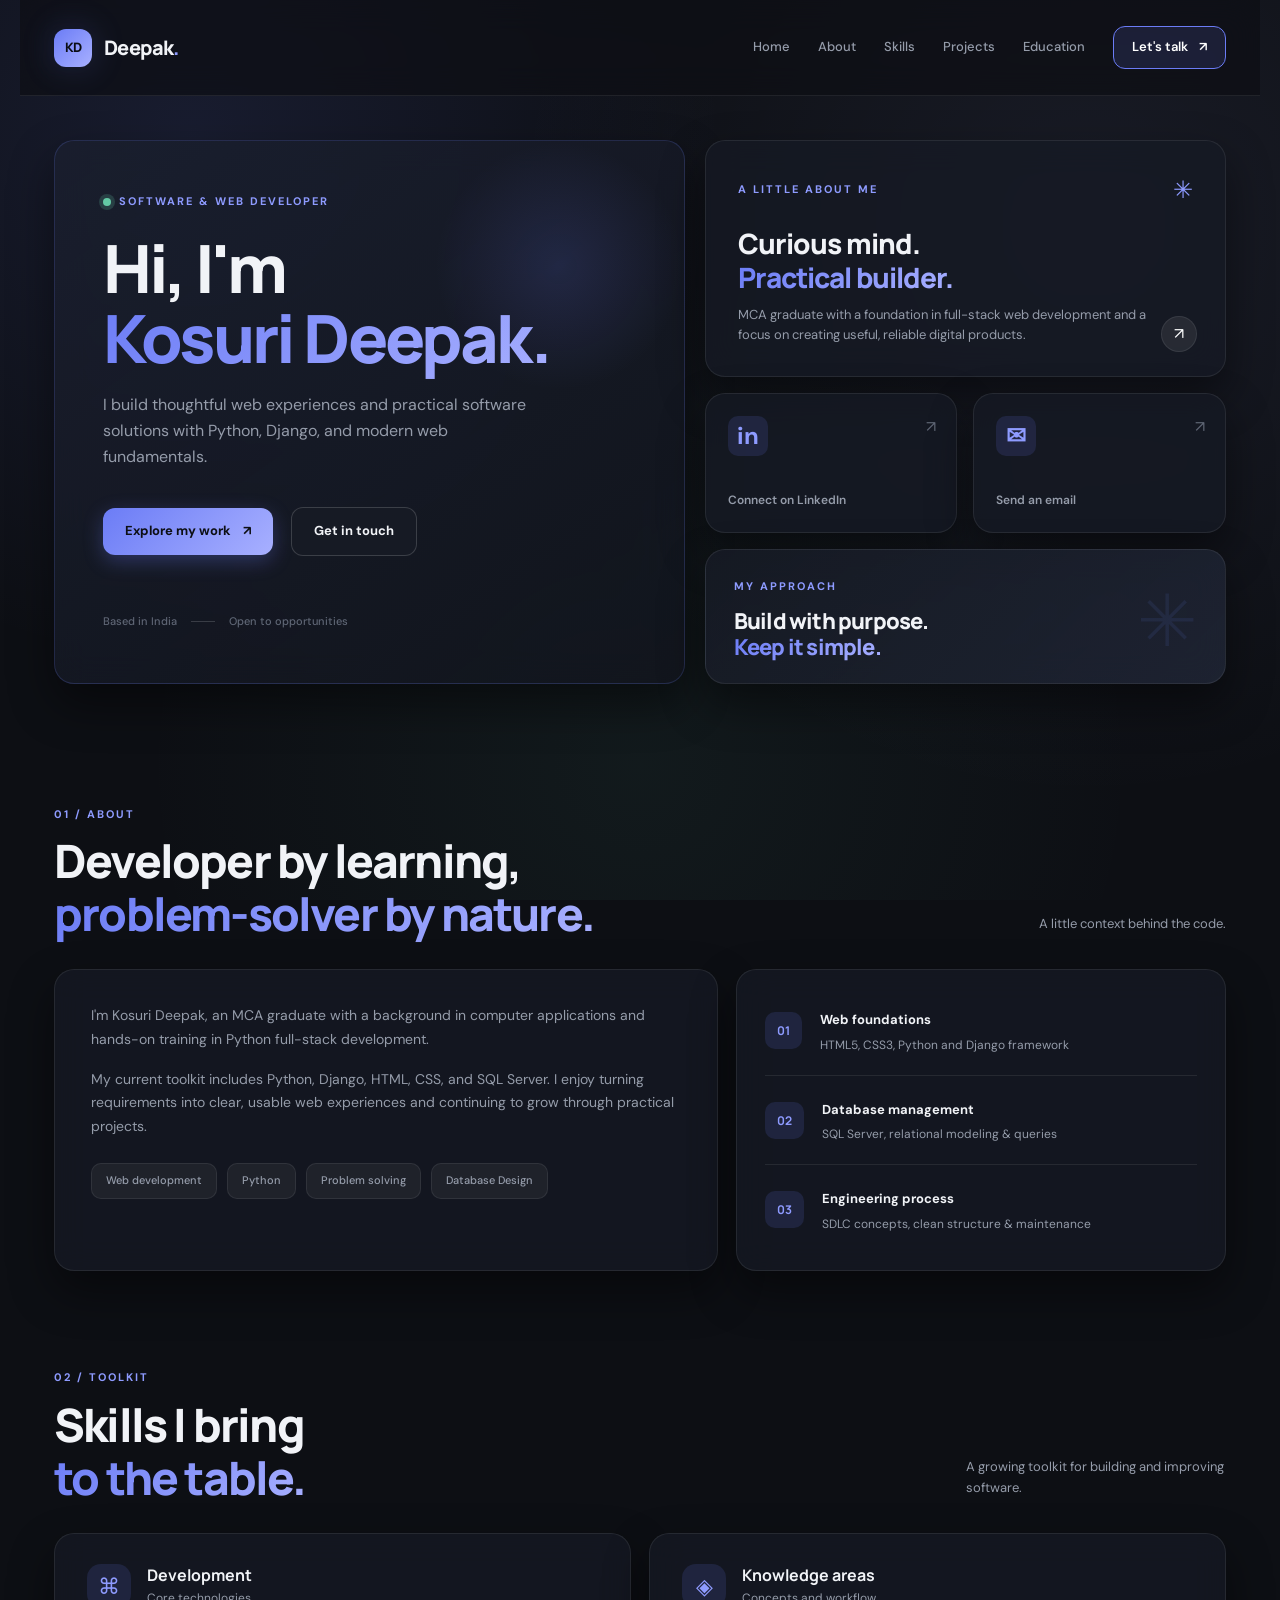
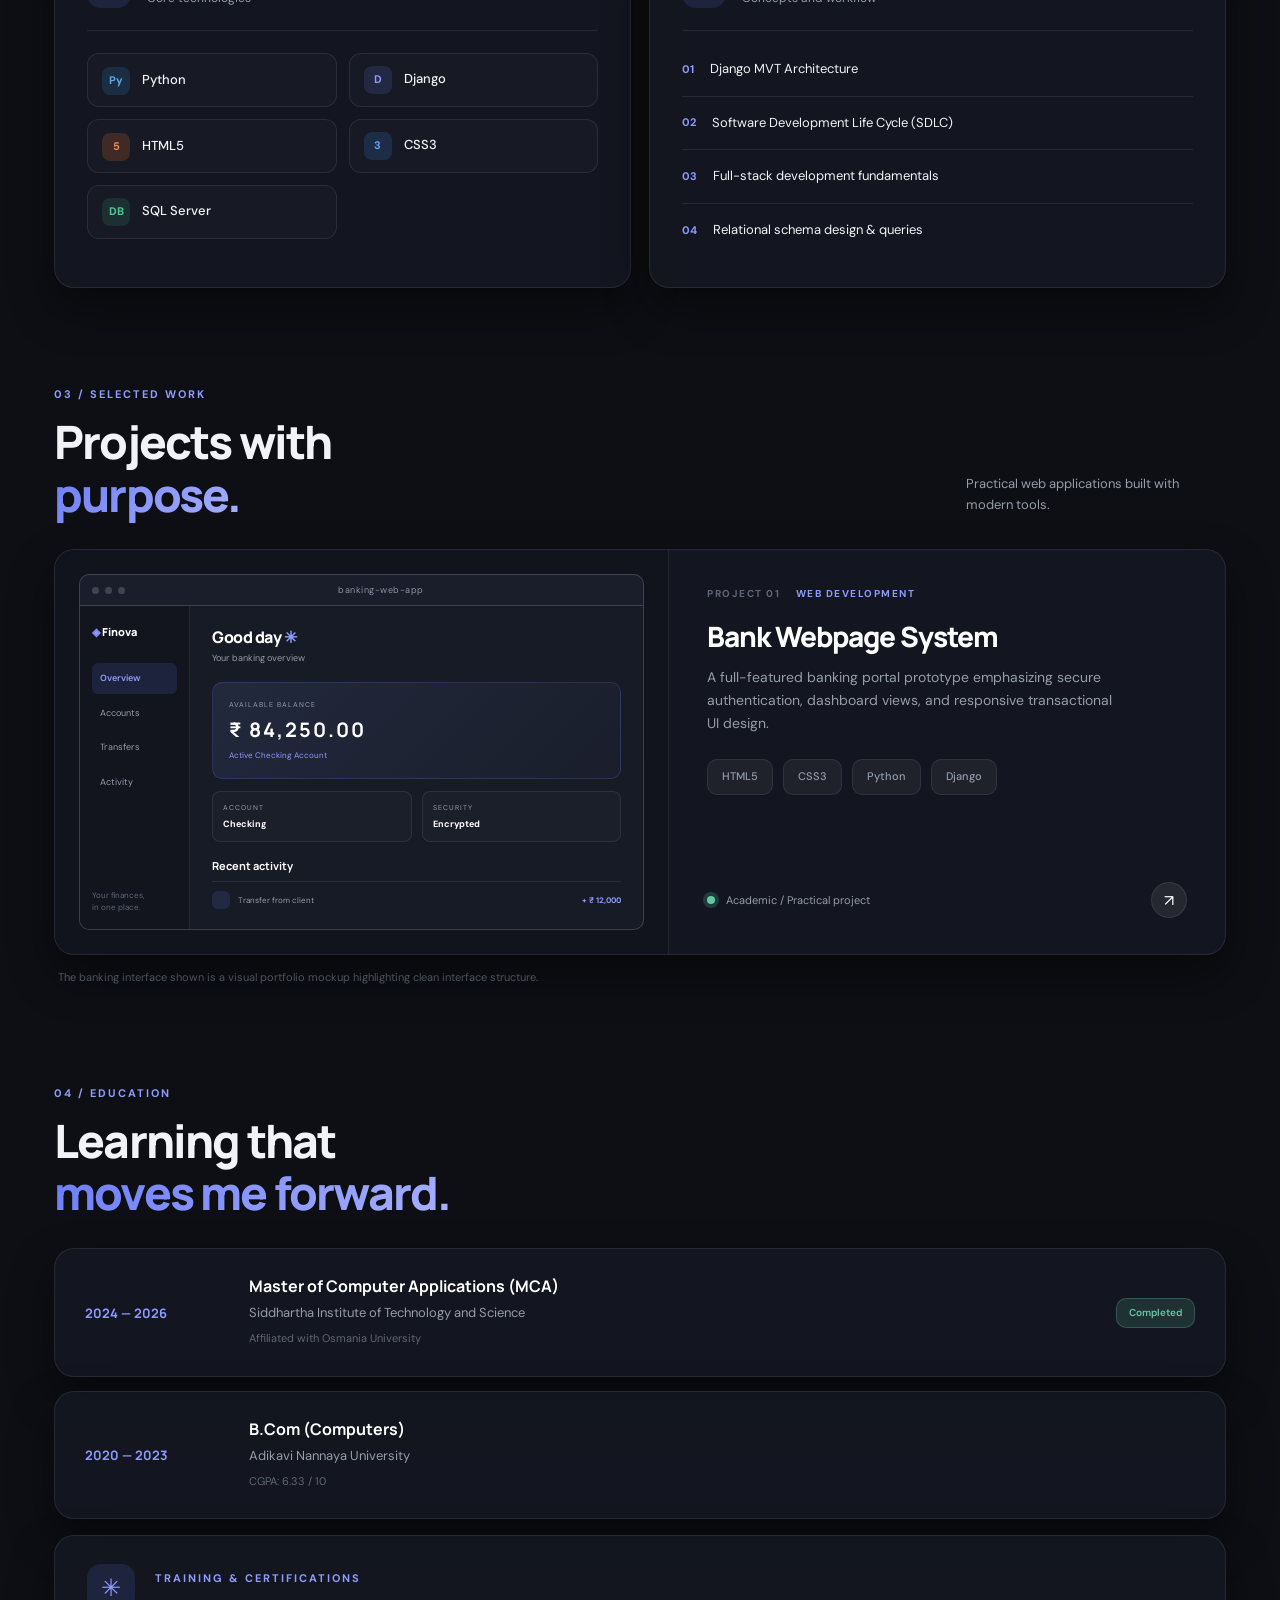
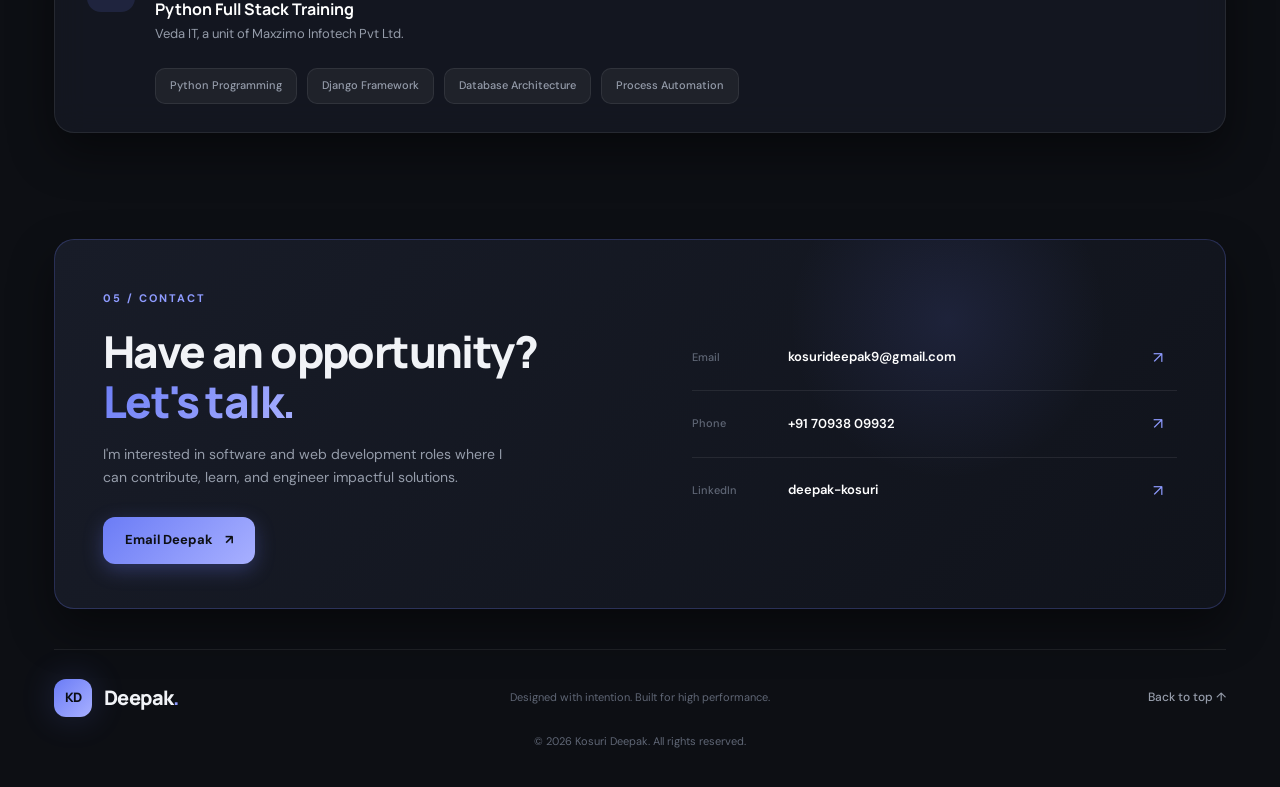
<file: index.html>
<!DOCTYPE html>
<html lang="en">
<head>
  <meta charset="UTF-8" />
  <meta name="viewport" content="width=device-width, initial-scale=1.0" />
  <meta name="theme-color" content="#0d0f14" />
  <meta name="description" content="Kosuri Deepak — MCA graduate and aspiring software and web developer. Explore skills, education, and projects." />
  <title>Kosuri Deepak | Software & Web Developer</title>
  <link rel="preconnect" href="https://fonts.googleapis.com">
  <link rel="preconnect" href="https://fonts.gstatic.com" crossorigin>
  <link href="https://fonts.googleapis.com/css2?family=DM+Sans:wght@400;500;600;700&family=Manrope:wght@400;500;600;700;800&display=swap" rel="stylesheet">
  <link rel="stylesheet" href="style.css" />
</head>
<body>
  <div class="site-shell">
    <header class="topbar">
      <a class="brand" href="home.html" target="_blank" aria-label="Kosuri Deepak home">
        <span class="brand-mark">KD</span>
        <span>Deepak<span class="brand-dot">.</span></span>
      </a>
      <button class="menu-toggle" id="menuToggle" aria-label="Open navigation" aria-expanded="false">
        <span></span><span></span>
      </button>
      <nav class="nav" id="nav">
        <a href="home.html" target="_blank">Home</a>
        <a href="about.html" target="_blank">About</a>
        <a href="skills.html" target="_blank">Skills</a>
        <a href="projects.html" target="_blank">Projects</a>
        <a href="education.html" target="_blank">Education</a>
        <a class="nav-cta" href="mailto:kosurideepak9@gmail.com

" target="_blank">Let's talk <span>↗</span></a>
      </nav>
    </header>

    <main>
      <!-- Hero Section -->
      <section class="hero" id="home">
        <div class="hero-intro card reveal">
          <p class="eyebrow"><span class="status-dot"></span> SOFTWARE & WEB DEVELOPER</p>
          <h1>Hi, I'm<br><span>Kosuri Deepak.</span></h1>
          <p class="hero-copy">I build thoughtful web experiences and practical software solutions with Python, Django, and modern web fundamentals.</p>
          <div class="hero-actions">
            <a class="button button-dark" href="projects.html" target="_blank">Explore my work <span>↗</span></a>
            <a class="button button-secondary" href="contact.html" target="_blank">Get in touch</a>
          </div>
          <div class="hero-meta">
            <span>Based in India</span>
            <span class="meta-line"></span>
            <span>Open to opportunities</span>
          </div>
        </div>

        <div class="hero-side">
          <div class="hello-card card reveal">
            <div class="card-topline">
              <span class="tiny-label">A LITTLE ABOUT ME</span>
              <span class="sparkle">✳</span>
            </div>
            <p class="hello-title">Curious mind.<br><span>Practical builder.</span></p>
            <p class="muted">MCA graduate with a foundation in full-stack web development and a focus on creating useful, reliable digital products.</p>
            <a class="round-link" href="about.html" target="_blank" aria-label="Read about me">↗</a>
          </div>
          <a class="quick-card card reveal" href="https://www.linkedin.com/in/deepak-kosuri-a735b0240" target="_blank" rel="noreferrer">
            <span class="quick-icon">in</span>
            <span class="quick-caption">Connect on LinkedIn</span>
            <span class="quick-arrow">↗</span>
          </a>
          <a class="quick-card card reveal" href="mailto:kosurideepak9@gmail.com">
            <span class="quick-icon">✉</span>
            <span class="quick-caption">Send an email</span>
            <span class="quick-arrow">↗</span>
          </a>
          <div class="statement-card card reveal">
            <span class="tiny-label">MY APPROACH</span>
            <p>Build with purpose.<br><span>Keep it simple.</span></p>
            <div class="statement-orbit">✳</div>
          </div>
        </div>
      </section>

      <!-- About Section -->
      <section class="section" id="about">
        <div class="section-heading reveal">
          <div>
            <p class="eyebrow">01 / ABOUT</p>
            <h2>Developer by learning,<br><span>problem-solver by nature.</span></h2>
          </div>
          <p class="section-note">A little context behind the code.</p>
        </div>
        <div class="about-grid">
          <div class="about-copy card reveal">
            <p>I'm Kosuri Deepak, an MCA graduate with a background in computer applications and hands-on training in Python full-stack development.</p>
            <p>My current toolkit includes Python, Django, HTML, CSS, and SQL Server. I enjoy turning requirements into clear, usable web experiences and continuing to grow through practical projects.</p>
            <div class="about-tags">
              <span>Web development</span>
              <span>Python</span>
              <span>Problem solving</span>
              <span>Database Design</span>
            </div>
          </div>
          <div class="facts-card card reveal">
            <div class="fact">
              <span class="fact-number">01</span>
              <div>
                <strong>Web foundations</strong>
                <p>HTML5, CSS3, Python and Django framework</p>
              </div>
            </div>
            <div class="fact">
              <span class="fact-number">02</span>
              <div>
                <strong>Database management</strong>
                <p>SQL Server, relational modeling & queries</p>
              </div>
            </div>
            <div class="fact">
              <span class="fact-number">03</span>
              <div>
                <strong>Engineering process</strong>
                <p>SDLC concepts, clean structure & maintenance</p>
              </div>
            </div>
          </div>
        </div>
      </section>

      <!-- Skills Section -->
      <section class="section" id="skills">
        <div class="section-heading reveal">
          <div>
            <p class="eyebrow">02 / TOOLKIT</p>
            <h2>Skills I bring<br><span>to the table.</span></h2>
          </div>
          <p class="section-note">A growing toolkit for building and improving software.</p>
        </div>
        <div class="skills-layout">
          <div class="skill-panel card reveal">
            <div class="panel-heading">
              <span class="panel-icon">⌘</span>
              <div>
                <h3>Development</h3>
                <p>Core technologies</p>
              </div>
            </div>
            <div class="skill-list">
              <span><b class="skill-symbol python">Py</b> Python</span>
              <span><b class="skill-symbol">D</b> Django</span>
              <span><b class="skill-symbol html">5</b> HTML5</span>
              <span><b class="skill-symbol css">3</b> CSS3</span>
              <span><b class="skill-symbol sql">DB</b> SQL Server</span>
            </div>
          </div>
          <div class="skill-panel card reveal">
            <div class="panel-heading">
              <span class="panel-icon">◈</span>
              <div>
                <h3>Knowledge areas</h3>
                <p>Concepts and workflow</p>
              </div>
            </div>
            <div class="knowledge-list">
              <div><span>01</span> Django MVT Architecture</div>
              <div><span>02</span> Software Development Life Cycle (SDLC)</div>
              <div><span>03</span> Full-stack development fundamentals</div>
              <div><span>04</span> Relational schema design & queries</div>
            </div>
          </div>
        </div>
      </section>

      <!-- Projects Section -->
      <section class="section" id="projects">
        <div class="section-heading reveal">
          <div>
            <p class="eyebrow">03 / SELECTED WORK</p>
            <h2>Projects with<br><span>purpose.</span></h2>
          </div>
          <p class="section-note">Practical web applications built with modern tools.</p>
        </div>
        <article class="project-card card reveal">
          <div class="project-preview">
            <div class="browser-bar">
              <span></span><span></span><span></span>
              <div>banking-web-app</div>
            </div>
            <div class="bank-ui">
              <aside>
                <div class="bank-logo"><span>◈</span> Finova</div>
                <div class="bank-nav active">Overview</div>
                <div class="bank-nav">Accounts</div>
                <div class="bank-nav">Transfers</div>
                <div class="bank-nav">Activity</div>
                <div class="bank-help">Your finances,<br>in one place.</div>
              </aside>
              <div class="bank-content">
                <div class="bank-greeting">Good day <span>✳</span></div>
                <div class="bank-sub">Your banking overview</div>
                <div class="balance-card">
                  <small>AVAILABLE BALANCE</small>
                  <strong>₹ 84,250.00</strong>
                  <div class="balance-foot">Active Checking Account</div>
                </div>
                <div class="bank-stats">
                  <div><small>ACCOUNT</small><b>Checking</b></div>
                  <div><small>SECURITY</small><b>Encrypted</b></div>
                </div>
                <div class="activity-title">Recent activity</div>
                <div class="activity-row">
                  <i></i>
                  <span>Transfer from client</span>
                  <b>+ ₹ 12,000</b>
                </div>
              </div>
            </div>
          </div>
          <div class="project-info">
            <div class="project-number">PROJECT 01 <span>WEB DEVELOPMENT</span></div>
            <h3>Bank Webpage System</h3>
            <p>A full-featured banking portal prototype emphasizing secure authentication, dashboard views, and responsive transactional UI design.</p>
            <div class="project-tags">
              <span>HTML5</span>
              <span>CSS3</span>
              <span>Python</span>
              <span>Django</span>
            </div>
            <div class="project-bottom">
              <span class="project-status"><i></i> Academic / Practical project</span>
              <a class="round-link" href="projects.html" target="_blank" aria-label="View project details">↗</a>
            </div>
          </div>
        </article>
        <p class="project-disclaimer">The banking interface shown is a visual portfolio mockup highlighting clean interface structure.</p>
      </section>

      <!-- Education Section -->
      <section class="section" id="education">
        <div class="section-heading reveal">
          <div>
            <p class="eyebrow">04 / EDUCATION</p>
            <h2>Learning that<br><span>moves me forward.</span></h2>
          </div>
        </div>
        <div class="timeline">
          <div class="timeline-item card reveal">
            <div class="timeline-year">2024 — 2026</div>
            <div class="timeline-main">
              <h3>Master of Computer Applications (MCA)</h3>
              <p>Siddhartha Institute of Technology and Science</p>
              <span>Affiliated with Osmania University</span>
            </div>
            <span class="timeline-badge">Completed</span>
          </div>
          <div class="timeline-item card reveal">
            <div class="timeline-year">2020 — 2023</div>
            <div class="timeline-main">
              <h3>B.Com (Computers)</h3>
              <p>Adikavi Nannaya University</p>
              <span>CGPA: 6.33 / 10</span>
            </div>
          </div>
        </div>
        <div class="training-card card reveal">
          <div class="training-icon">✳</div>
          <div>
            <p class="tiny-label">TRAINING & CERTIFICATIONS</p>
            <h3>Python Full Stack Training</h3>
            <p>Veda IT, a unit of Maxzimo Infotech Pvt Ltd.</p>
            <div class="cert-tags">
              <span>Python Programming</span>
              <span>Django Framework</span>
              <span>Database Architecture</span>
              <span>Process Automation</span>
            </div>
          </div>
        </div>
      </section>

      <!-- Contact Section -->
      <section class="contact-section card reveal" id="contact">
        <div class="contact-copy">
          <p class="eyebrow">05 / CONTACT</p>
          <h2>Have an opportunity?<br><span>Let's talk.</span></h2>
          <p>I'm interested in software and web development roles where I can contribute, learn, and engineer impactful solutions.</p>
          <a class="button button-dark" href="mailto:kosurideepak9@gmail.com">Email Deepak <span>↗</span></a>
        </div>
        <div class="contact-details">
          <a href="mailto:kosurideepak9@gmail.com">
            <span>Email</span>
            <strong>kosurideepak9@gmail.com</strong>
            <b>↗</b>
          </a>
          <a href="tel:+917093809932">
            <span>Phone</span>
            <strong>+91 70938 09932</strong>
            <b>↗</b>
          </a>
          <a href="https://www.linkedin.com/in/deepak-kosuri-a735b0240" target="_blank" rel="noreferrer">
            <span>LinkedIn</span>
            <strong>deepak-kosuri</strong>
            <b>↗</b>
          </a>
        </div>
      </section>
    </main>

    <footer class="footer">
      <a class="brand" href="home.html" target="_blank">
        <span class="brand-mark">KD</span>
        <span>Deepak<span class="brand-dot">.</span></span>
      </a>
      <p>Designed with intention. Built for high performance.</p>
      <a href="home.html" target="_blank" class="back-top">Back to top ↑</a>
      <small>© <span id="year"></span> Kosuri Deepak. All rights reserved.</small>
    </footer>
  </div>
  <script src="script.js"></script>
</body>
</html>
</file>
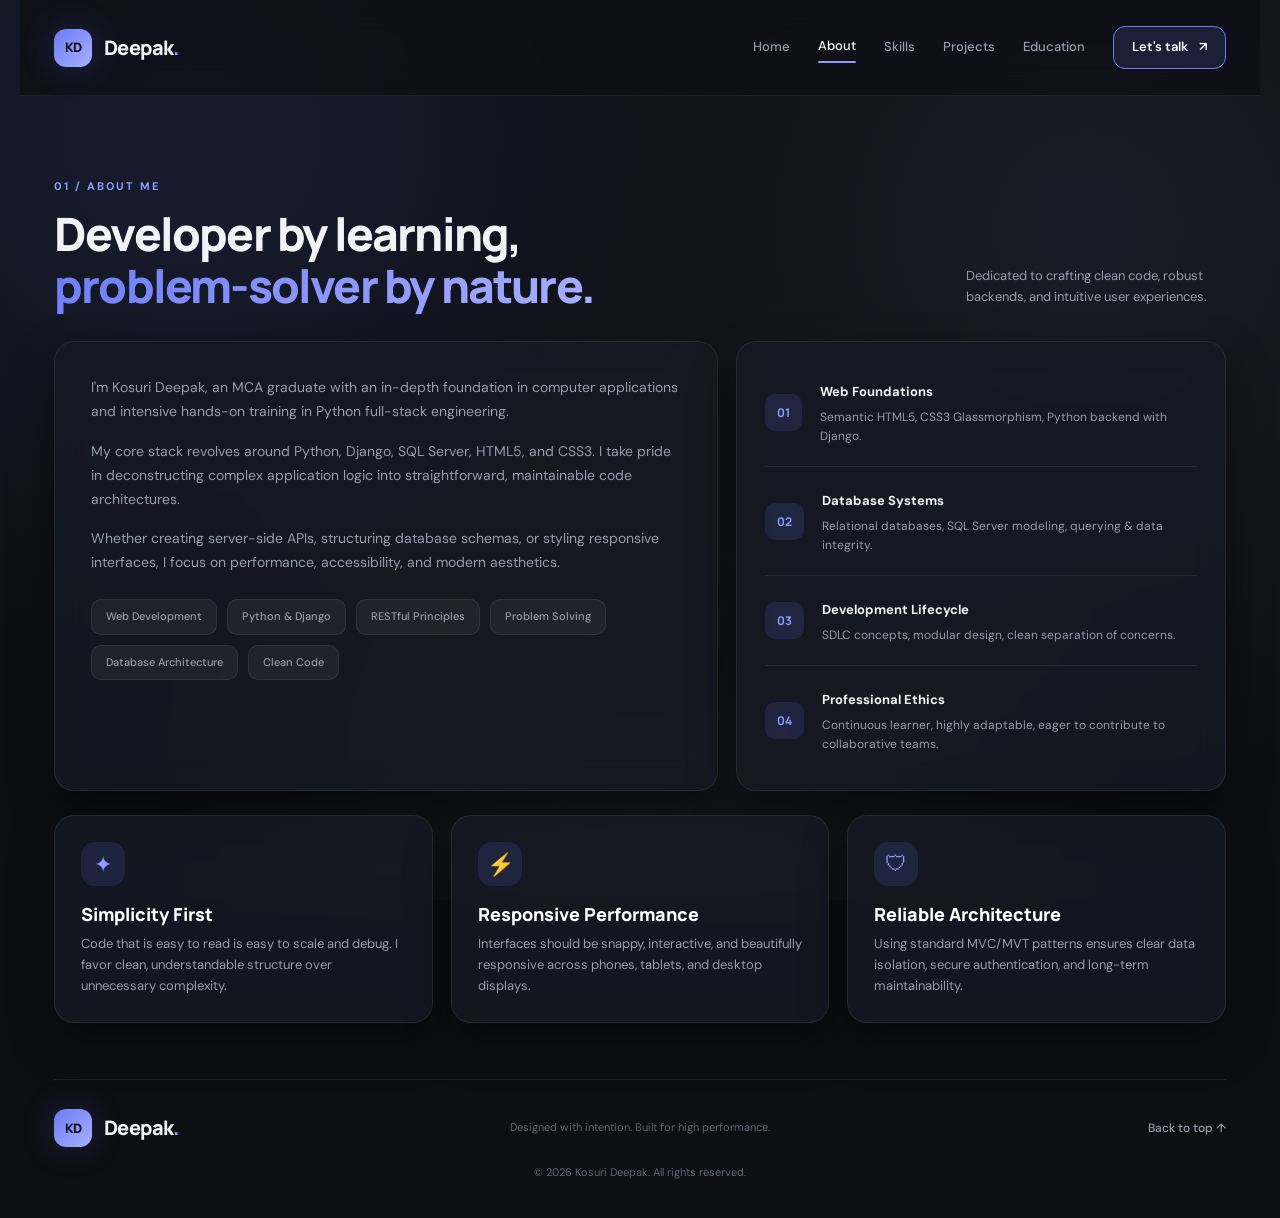
<file: about.html>
<!DOCTYPE html>
<html lang="en">
<head>
  <meta charset="UTF-8" />
  <meta name="viewport" content="width=device-width, initial-scale=1.0" />
  <meta name="theme-color" content="#0d0f14" />
  <meta name="description" content="About Kosuri Deepak — MCA Graduate and Software & Web Developer." />
  <title>About | Kosuri Deepak</title>
  <link rel="preconnect" href="https://fonts.googleapis.com">
  <link rel="preconnect" href="https://fonts.gstatic.com" crossorigin>
  <link href="https://fonts.googleapis.com/css2?family=DM+Sans:wght@400;500;600;700&family=Manrope:wght@400;500;600;700;800&display=swap" rel="stylesheet">
  <link rel="stylesheet" href="style.css" />
</head>
<body>
  <div class="site-shell">
    <header class="topbar">
      <a class="brand" href="home.html" target="_blank" aria-label="Kosuri Deepak home">
        <span class="brand-mark">KD</span>
        <span>Deepak<span class="brand-dot">.</span></span>
      </a>
      <button class="menu-toggle" id="menuToggle" aria-label="Open navigation" aria-expanded="false">
        <span></span><span></span>
      </button>
      <nav class="nav" id="nav">
        <a href="home.html" target="_blank">Home</a>
        <a class="active" href="about.html" target="_blank">About</a>
        <a href="skills.html" target="_blank">Skills</a>
        <a href="projects.html" target="_blank">Projects</a>
        <a href="education.html" target="_blank">Education</a>
        <a class="nav-cta" href="mailto:kosurideepak9@gmail.com

" target="_blank">Let's talk <span>↗</span></a>
      </nav>
    </header>

    <main>
      <section class="section">
        <div class="section-heading reveal">
          <div>
            <p class="eyebrow">01 / ABOUT ME</p>
            <h2>Developer by learning,<br><span>problem-solver by nature.</span></h2>
          </div>
          <p class="section-note">Dedicated to crafting clean code, robust backends, and intuitive user experiences.</p>
        </div>

        <div class="about-grid">
          <div class="about-copy card reveal">
            <p>I'm Kosuri Deepak, an MCA graduate with an in-depth foundation in computer applications and intensive hands-on training in Python full-stack engineering.</p>
            <p>My core stack revolves around Python, Django, SQL Server, HTML5, and CSS3. I take pride in deconstructing complex application logic into straightforward, maintainable code architectures.</p>
            <p>Whether creating server-side APIs, structuring database schemas, or styling responsive interfaces, I focus on performance, accessibility, and modern aesthetics.</p>
            <div class="about-tags">
              <span>Web Development</span>
              <span>Python & Django</span>
              <span>RESTful Principles</span>
              <span>Problem Solving</span>
              <span>Database Architecture</span>
              <span>Clean Code</span>
            </div>
          </div>

          <div class="facts-card card reveal">
            <div class="fact">
              <span class="fact-number">01</span>
              <div>
                <strong>Web Foundations</strong>
                <p>Semantic HTML5, CSS3 Glassmorphism, Python backend with Django.</p>
              </div>
            </div>
            <div class="fact">
              <span class="fact-number">02</span>
              <div>
                <strong>Database Systems</strong>
                <p>Relational databases, SQL Server modeling, querying & data integrity.</p>
              </div>
            </div>
            <div class="fact">
              <span class="fact-number">03</span>
              <div>
                <strong>Development Lifecycle</strong>
                <p>SDLC concepts, modular design, clean separation of concerns.</p>
              </div>
            </div>
            <div class="fact">
              <span class="fact-number">04</span>
              <div>
                <strong>Professional Ethics</strong>
                <p>Continuous learner, highly adaptable, eager to contribute to collaborative teams.</p>
              </div>
            </div>
          </div>
        </div>

        <!-- Working Values -->
        <div style="display: grid; grid-template-columns: repeat(auto-fit, minmax(280px, 1fr)); gap: 18px; margin-top: 24px;">
          <div class="card reveal" style="padding: 26px;">
            <span class="panel-icon" style="margin-bottom: 16px;">✦</span>
            <h3 style="font: 800 18px Manrope; color: #fff; margin: 0 0 8px;">Simplicity First</h3>
            <p style="color: var(--muted); font-size: 13px; margin: 0;">Code that is easy to read is easy to scale and debug. I favor clean, understandable structure over unnecessary complexity.</p>
          </div>

          <div class="card reveal" style="padding: 26px;">
            <span class="panel-icon" style="margin-bottom: 16px;">⚡</span>
            <h3 style="font: 800 18px Manrope; color: #fff; margin: 0 0 8px;">Responsive Performance</h3>
            <p style="color: var(--muted); font-size: 13px; margin: 0;">Interfaces should be snappy, interactive, and beautifully responsive across phones, tablets, and desktop displays.</p>
          </div>

          <div class="card reveal" style="padding: 26px;">
            <span class="panel-icon" style="margin-bottom: 16px;">🛡</span>
            <h3 style="font: 800 18px Manrope; color: #fff; margin: 0 0 8px;">Reliable Architecture</h3>
            <p style="color: var(--muted); font-size: 13px; margin: 0;">Using standard MVC/MVT patterns ensures clear data isolation, secure authentication, and long-term maintainability.</p>
          </div>
        </div>
      </section>
    </main>

    <footer class="footer">
      <a class="brand" href="home.html" target="_blank">
        <span class="brand-mark">KD</span>
        <span>Deepak<span class="brand-dot">.</span></span>
      </a>
      <p>Designed with intention. Built for high performance.</p>
      <a href="home.html" target="_blank" class="back-top">Back to top ↑</a>
      <small>© <span id="year"></span> Kosuri Deepak. All rights reserved.</small>
    </footer>
  </div>
  <script src="script.js"></script>
</body>
</html>
</file>
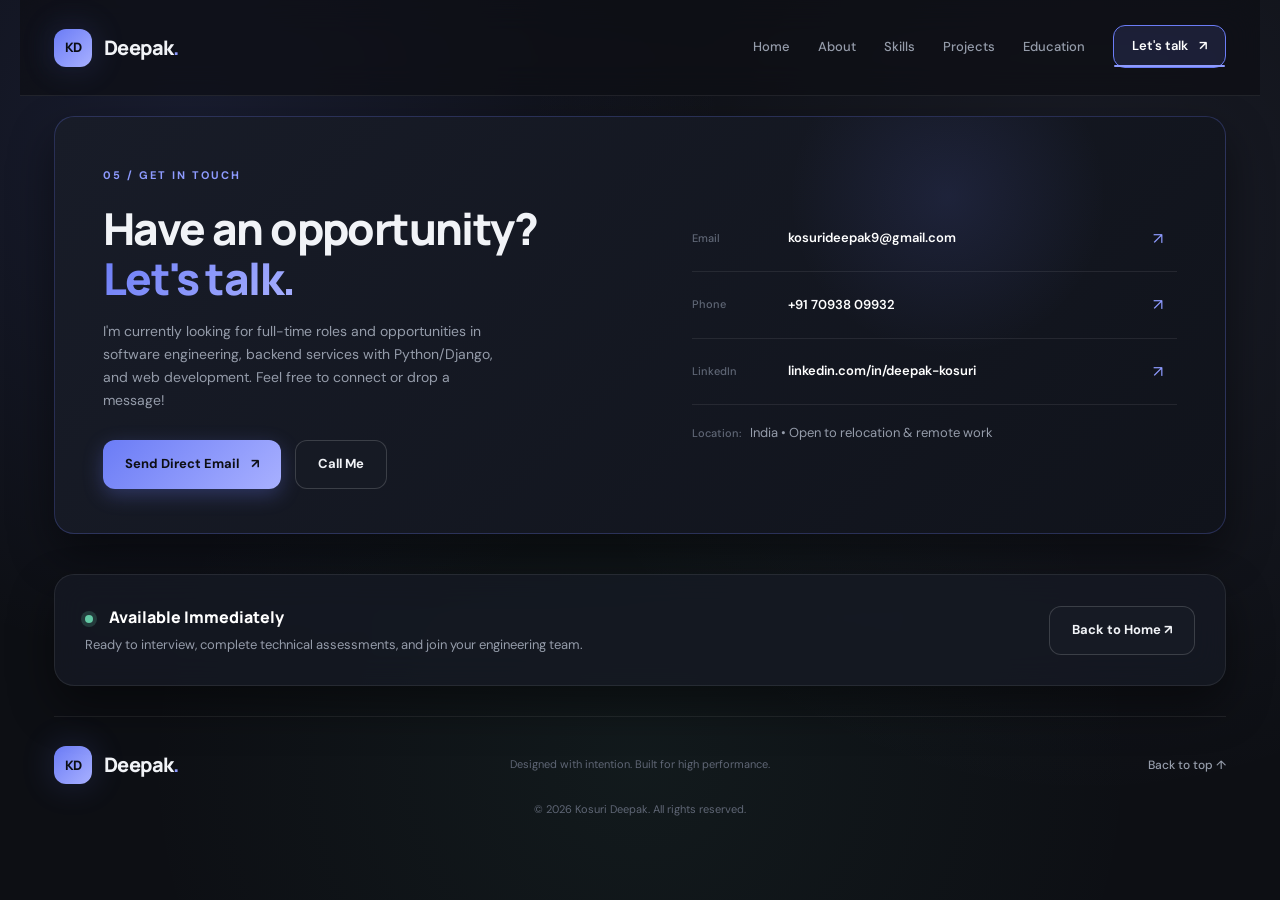
<file: contact.html>
<!DOCTYPE html>
<html lang="en">
<head>
  <meta charset="UTF-8" />
  <meta name="viewport" content="width=device-width, initial-scale=1.0" />
  <meta name="theme-color" content="#0d0f14" />
  <meta name="description" content="Contact Kosuri Deepak — Open for software and web developer opportunities." />
  <title>Contact | Kosuri Deepak</title>
  <link rel="preconnect" href="https://fonts.googleapis.com">
  <link rel="preconnect" href="https://fonts.gstatic.com" crossorigin>
  <link href="https://fonts.googleapis.com/css2?family=DM+Sans:wght@400;500;600;700&family=Manrope:wght@400;500;600;700;800&display=swap" rel="stylesheet">
  <link rel="stylesheet" href="style.css" />
</head>
<body>
  <div class="site-shell">
    <header class="topbar">
      <a class="brand" href="home.html" target="_blank" aria-label="Kosuri Deepak home">
        <span class="brand-mark">KD</span>
        <span>Deepak<span class="brand-dot">.</span></span>
      </a>
      <button class="menu-toggle" id="menuToggle" aria-label="Open navigation" aria-expanded="false">
        <span></span><span></span>
      </button>
      <nav class="nav" id="nav">
        <a href="home.html" target="_blank">Home</a>
        <a href="about.html" target="_blank">About</a>
        <a href="skills.html" target="_blank">Skills</a>
        <a href="projects.html" target="_blank">Projects</a>
        <a href="education.html" target="_blank">Education</a>
        <a class="nav-cta active" href="mailto:kosurideepak9@gmail.com

" target="_blank">Let's talk <span>↗</span></a>
      </nav>
    </header>

    <main>
      <section class="contact-section card reveal" style="margin-top: 20px;">
        <div class="contact-copy">
          <p class="eyebrow" style="color: var(--accent-light);">05 / GET IN TOUCH</p>
          <h2>Have an opportunity?<br><span>Let's talk.</span></h2>
          <p>I'm currently looking for full-time roles and opportunities in software engineering, backend services with Python/Django, and web development. Feel free to connect or drop a message!</p>
          <div style="display: flex; gap: 14px; flex-wrap: wrap;">
            <a class="button button-dark" href="mailto:kosurideepak9@gmail.com">Send Direct Email <span>↗</span></a>
            <a class="button button-secondary" href="tel:+917093809932">Call Me</a>
          </div>
        </div>

        <div class="contact-details">
          <a href="mailto:kosurideepak9@gmail.com">
            <span>Email</span>
            <strong>kosurideepak9@gmail.com</strong>
            <b>↗</b>
          </a>
          <a href="tel:+917093809932">
            <span>Phone</span>
            <strong>+91 70938 09932</strong>
            <b>↗</b>
          </a>
          <a href="https://www.linkedin.com/in/deepak-kosuri-a735b0240" target="_blank" rel="noreferrer">
            <span>LinkedIn</span>
            <strong>linkedin.com/in/deepak-kosuri</strong>
            <b>↗</b>
          </a>
          <div style="padding: 18px 0 0; color: var(--subtle); font-size: 12px;">
            <span>Location:</span> <strong style="color: var(--muted); font-weight: normal; margin-left: 6px;">India • Open to relocation & remote work</strong>
          </div>
        </div>
      </section>

      <!-- Availability Card -->
      <div class="card reveal" style="padding: 30px; margin-bottom: 30px; display: flex; align-items: center; justify-content: space-between; flex-wrap: gap; gap: 20px;">
        <div>
          <span class="status-dot"></span>
          <strong style="font: 800 16px Manrope; color: #fff; margin-left: 4px;">Available Immediately</strong>
          <p style="color: var(--muted); font-size: 13px; margin: 4px 0 0;">Ready to interview, complete technical assessments, and join your engineering team.</p>
        </div>
        <a class="button button-secondary" href="home.html" target="_blank">Back to Home ↗</a>
      </div>
    </main>

    <footer class="footer">
      <a class="brand" href="home.html" target="_blank">
        <span class="brand-mark">KD</span>
        <span>Deepak<span class="brand-dot">.</span></span>
      </a>
      <p>Designed with intention. Built for high performance.</p>
      <a href="home.html" target="_blank" class="back-top">Back to top ↑</a>
      <small>© <span id="year"></span> Kosuri Deepak. All rights reserved.</small>
    </footer>
  </div>
  <script src="script.js"></script>
</body>
</html>
</file>
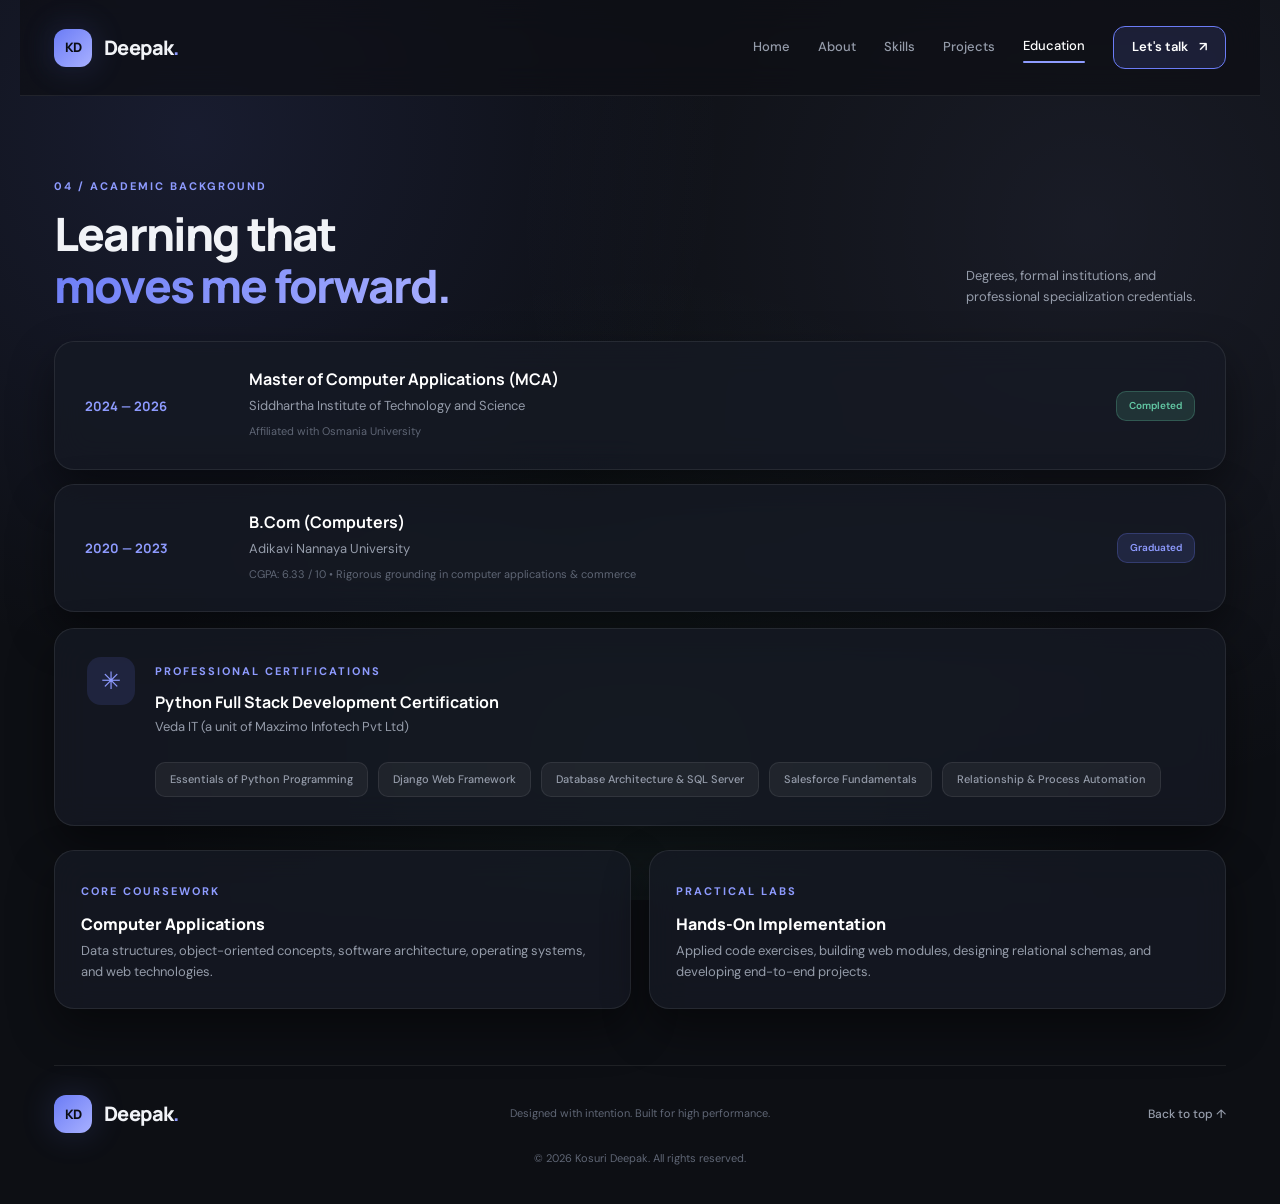
<file: education.html>
<!DOCTYPE html>
<html lang="en">
<head>
  <meta charset="UTF-8" />
  <meta name="viewport" content="width=device-width, initial-scale=1.0" />
  <meta name="theme-color" content="#0d0f14" />
  <meta name="description" content="Education & Certifications of Kosuri Deepak." />
  <title>Education & Certifications | Kosuri Deepak</title>
  <link rel="preconnect" href="https://fonts.googleapis.com">
  <link rel="preconnect" href="https://fonts.gstatic.com" crossorigin>
  <link href="https://fonts.googleapis.com/css2?family=DM+Sans:wght@400;500;600;700&family=Manrope:wght@400;500;600;700;800&display=swap" rel="stylesheet">
  <link rel="stylesheet" href="style.css" />
</head>
<body>
  <div class="site-shell">
    <header class="topbar">
      <a class="brand" href="home.html" target="_blank" aria-label="Kosuri Deepak home">
        <span class="brand-mark">KD</span>
        <span>Deepak<span class="brand-dot">.</span></span>
      </a>
      <button class="menu-toggle" id="menuToggle" aria-label="Open navigation" aria-expanded="false">
        <span></span><span></span>
      </button>
      <nav class="nav" id="nav">
        <a href="home.html" target="_blank">Home</a>
        <a href="about.html" target="_blank">About</a>
        <a href="skills.html" target="_blank">Skills</a>
        <a href="projects.html" target="_blank">Projects</a>
        <a class="active" href="education.html" target="_blank">Education</a>
        <a class="nav-cta" href="mailto:kosurideepak9@gmail.com

" target="_blank">Let's talk <span>↗</span></a>
      </nav>
    </header>

    <main>
      <section class="section">
        <div class="section-heading reveal">
          <div>
            <p class="eyebrow">04 / ACADEMIC BACKGROUND</p>
            <h2>Learning that<br><span>moves me forward.</span></h2>
          </div>
          <p class="section-note">Degrees, formal institutions, and professional specialization credentials.</p>
        </div>

        <div class="timeline">
          <div class="timeline-item card reveal">
            <div class="timeline-year">2024 — 2026</div>
            <div class="timeline-main">
              <h3>Master of Computer Applications (MCA)</h3>
              <p>Siddhartha Institute of Technology and Science</p>
              <span>Affiliated with Osmania University</span>
            </div>
            <span class="timeline-badge">Completed</span>
          </div>

          <div class="timeline-item card reveal">
            <div class="timeline-year">2020 — 2023</div>
            <div class="timeline-main">
              <h3>B.Com (Computers)</h3>
              <p>Adikavi Nannaya University</p>
              <span>CGPA: 6.33 / 10 • Rigorous grounding in computer applications & commerce</span>
            </div>
            <span class="timeline-badge" style="background: rgba(107, 124, 246, 0.15); color: var(--accent-light); border-color: rgba(107, 124, 246, 0.25);">Graduated</span>
          </div>
        </div>

        <!-- Training & Certifications -->
        <div class="training-card card reveal">
          <div class="training-icon">✳</div>
          <div>
            <p class="tiny-label">PROFESSIONAL CERTIFICATIONS</p>
            <h3>Python Full Stack Development Certification</h3>
            <p>Veda IT (a unit of Maxzimo Infotech Pvt Ltd)</p>
            <div class="cert-tags">
              <span>Essentials of Python Programming</span>
              <span>Django Web Framework</span>
              <span>Database Architecture & SQL Server</span>
              <span>Salesforce Fundamentals</span>
              <span>Relationship & Process Automation</span>
            </div>
          </div>
        </div>

        <!-- Course Highlights -->
        <div style="display: grid; grid-template-columns: repeat(auto-fit, minmax(280px, 1fr)); gap: 18px; margin-top: 24px;">
          <div class="card reveal" style="padding: 26px;">
            <span class="tiny-label" style="color: var(--accent-light);">CORE COURSEWORK</span>
            <h4 style="font: 800 16px Manrope; color: #fff; margin: 10px 0 6px;">Computer Applications</h4>
            <p style="font-size: 13px; color: var(--muted); margin: 0;">Data structures, object-oriented concepts, software architecture, operating systems, and web technologies.</p>
          </div>

          <div class="card reveal" style="padding: 26px;">
            <span class="tiny-label" style="color: var(--accent-light);">PRACTICAL LABS</span>
            <h4 style="font: 800 16px Manrope; color: #fff; margin: 10px 0 6px;">Hands-On Implementation</h4>
            <p style="font-size: 13px; color: var(--muted); margin: 0;">Applied code exercises, building web modules, designing relational schemas, and developing end-to-end projects.</p>
          </div>
        </div>
      </section>
    </main>

    <footer class="footer">
      <a class="brand" href="home.html" target="_blank">
        <span class="brand-mark">KD</span>
        <span>Deepak<span class="brand-dot">.</span></span>
      </a>
      <p>Designed with intention. Built for high performance.</p>
      <a href="home.html" target="_blank" class="back-top">Back to top ↑</a>
      <small>© <span id="year"></span> Kosuri Deepak. All rights reserved.</small>
    </footer>
  </div>
  <script src="script.js"></script>
</body>
</html>
</file>
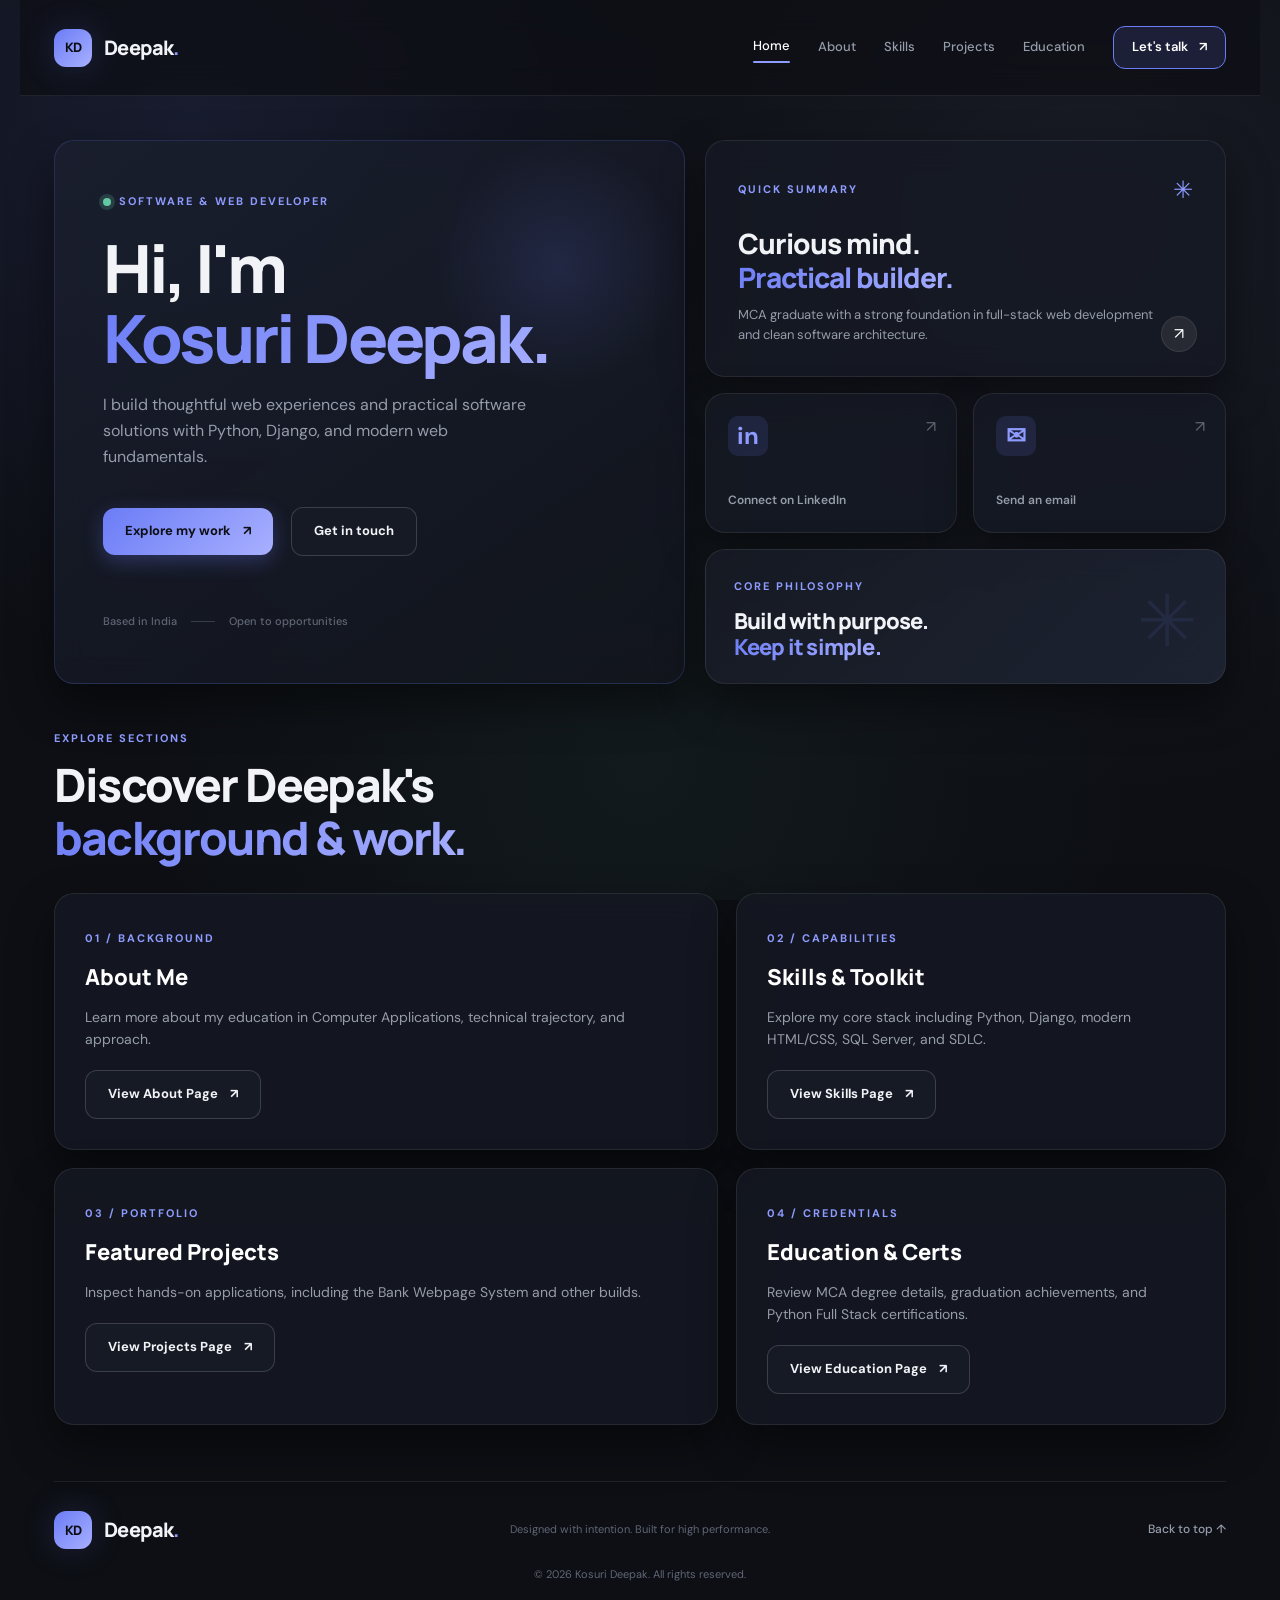
<file: home.html>
<!DOCTYPE html>
<html lang="en">
<head>
  <meta charset="UTF-8" />
  <meta name="viewport" content="width=device-width, initial-scale=1.0" />
  <meta name="theme-color" content="#0d0f14" />
  <meta name="description" content="Home - Kosuri Deepak Software & Web Developer" />
  <title>Home | Kosuri Deepak</title>
  <link rel="preconnect" href="https://fonts.googleapis.com">
  <link rel="preconnect" href="https://fonts.gstatic.com" crossorigin>
  <link href="https://fonts.googleapis.com/css2?family=DM+Sans:wght@400;500;600;700&family=Manrope:wght@400;500;600;700;800&display=swap" rel="stylesheet">
  <link rel="stylesheet" href="style.css" />
</head>
<body>
  <div class="site-shell">
    <header class="topbar">
      <a class="brand" href="home.html" target="_blank" aria-label="Kosuri Deepak home">
        <span class="brand-mark">KD</span>
        <span>Deepak<span class="brand-dot">.</span></span>
      </a>
      <button class="menu-toggle" id="menuToggle" aria-label="Open navigation" aria-expanded="false">
        <span></span><span></span>
      </button>
      <nav class="nav" id="nav">
        <a class="active" href="home.html" target="_blank">Home</a>
        <a href="about.html" target="_blank">About</a>
        <a href="skills.html" target="_blank">Skills</a>
        <a href="projects.html" target="_blank">Projects</a>
        <a href="education.html" target="_blank">Education</a>
        <a class="nav-cta" href="mailto:kosurideepak9@gmail.com

" target="_blank">Let's talk <span>↗</span></a>
      </nav>
    </header>

    <main>
      <section class="hero" id="home" style="padding-bottom: 30px;">
        <div class="hero-intro card reveal">
          <p class="eyebrow"><span class="status-dot"></span> SOFTWARE & WEB DEVELOPER</p>
          <h1>Hi, I'm<br><span>Kosuri Deepak.</span></h1>
          <p class="hero-copy">I build thoughtful web experiences and practical software solutions with Python, Django, and modern web fundamentals.</p>
          <div class="hero-actions">
            <a class="button button-dark" href="projects.html" target="_blank">Explore my work <span>↗</span></a>
            <a class="button button-secondary" href="contact.html" target="_blank">Get in touch</a>
          </div>
          <div class="hero-meta">
            <span>Based in India</span>
            <span class="meta-line"></span>
            <span>Open to opportunities</span>
          </div>
        </div>

        <div class="hero-side">
          <div class="hello-card card reveal">
            <div class="card-topline">
              <span class="tiny-label">QUICK SUMMARY</span>
              <span class="sparkle">✳</span>
            </div>
            <p class="hello-title">Curious mind.<br><span>Practical builder.</span></p>
            <p class="muted">MCA graduate with a strong foundation in full-stack web development and clean software architecture.</p>
            <a class="round-link" href="about.html" target="_blank" aria-label="Read about me">↗</a>
          </div>
          <a class="quick-card card reveal" href="https://www.linkedin.com/in/deepak-kosuri-a735b0240" target="_blank" rel="noreferrer">
            <span class="quick-icon">in</span>
            <span class="quick-caption">Connect on LinkedIn</span>
            <span class="quick-arrow">↗</span>
          </a>
          <a class="quick-card card reveal" href="mailto:kosurideepak9@gmail.com">
            <span class="quick-icon">✉</span>
            <span class="quick-caption">Send an email</span>
            <span class="quick-arrow">↗</span>
          </a>
          <div class="statement-card card reveal">
            <span class="tiny-label">CORE PHILOSOPHY</span>
            <p>Build with purpose.<br><span>Keep it simple.</span></p>
            <div class="statement-orbit">✳</div>
          </div>
        </div>
      </section>

      <!-- Quick Directory Navigation -->
      <section class="section" style="padding-top: 10px;">
        <div class="section-heading reveal">
          <div>
            <p class="eyebrow">EXPLORE SECTIONS</p>
            <h2>Discover Deepak's<br><span>background & work.</span></h2>
          </div>
        </div>
        <div class="about-grid">
          <div class="card reveal" style="padding: 30px;">
            <span class="tiny-label" style="color: var(--accent-light);">01 / BACKGROUND</span>
            <h3 style="font: 800 22px Manrope; margin: 12px 0 8px; color: #fff;">About Me</h3>
            <p style="color: var(--muted); font-size: 14px; margin-bottom: 20px;">Learn more about my education in Computer Applications, technical trajectory, and approach.</p>
            <a class="button button-secondary" href="about.html" target="_blank">View About Page <span>↗</span></a>
          </div>

          <div class="card reveal" style="padding: 30px;">
            <span class="tiny-label" style="color: var(--accent-light);">02 / CAPABILITIES</span>
            <h3 style="font: 800 22px Manrope; margin: 12px 0 8px; color: #fff;">Skills & Toolkit</h3>
            <p style="color: var(--muted); font-size: 14px; margin-bottom: 20px;">Explore my core stack including Python, Django, modern HTML/CSS, SQL Server, and SDLC.</p>
            <a class="button button-secondary" href="skills.html" target="_blank">View Skills Page <span>↗</span></a>
          </div>

          <div class="card reveal" style="padding: 30px;">
            <span class="tiny-label" style="color: var(--accent-light);">03 / PORTFOLIO</span>
            <h3 style="font: 800 22px Manrope; margin: 12px 0 8px; color: #fff;">Featured Projects</h3>
            <p style="color: var(--muted); font-size: 14px; margin-bottom: 20px;">Inspect hands-on applications, including the Bank Webpage System and other builds.</p>
            <a class="button button-secondary" href="projects.html" target="_blank">View Projects Page <span>↗</span></a>
          </div>

          <div class="card reveal" style="padding: 30px;">
            <span class="tiny-label" style="color: var(--accent-light);">04 / CREDENTIALS</span>
            <h3 style="font: 800 22px Manrope; margin: 12px 0 8px; color: #fff;">Education & Certs</h3>
            <p style="color: var(--muted); font-size: 14px; margin-bottom: 20px;">Review MCA degree details, graduation achievements, and Python Full Stack certifications.</p>
            <a class="button button-secondary" href="education.html" target="_blank">View Education Page <span>↗</span></a>
          </div>
        </div>
      </section>
    </main>

    <footer class="footer">
      <a class="brand" href="home.html" target="_blank">
        <span class="brand-mark">KD</span>
        <span>Deepak<span class="brand-dot">.</span></span>
      </a>
      <p>Designed with intention. Built for high performance.</p>
      <a href="home.html" target="_blank" class="back-top">Back to top ↑</a>
      <small>© <span id="year"></span> Kosuri Deepak. All rights reserved.</small>
    </footer>
  </div>
  <script src="script.js"></script>
</body>
</html>
</file>
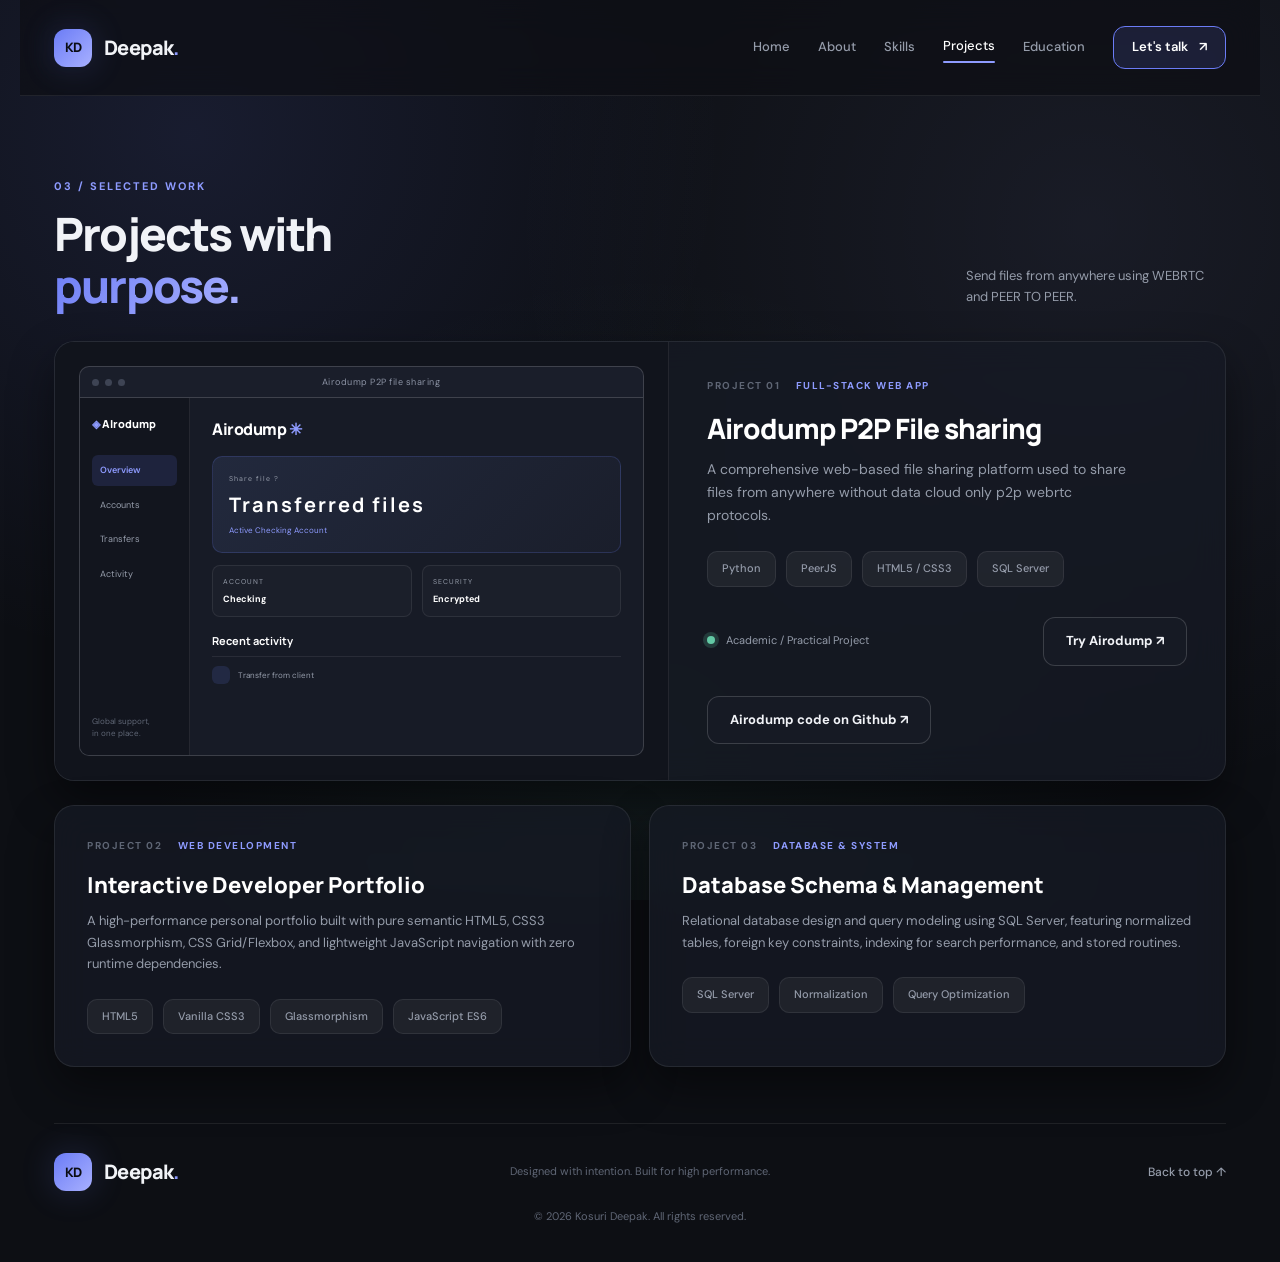
<file: projects.html>
<!DOCTYPE html>
<html lang="en">

<head>
  <meta charset="UTF-8" />
  <meta name="viewport" content="width=device-width, initial-scale=1.0" />
  <meta name="theme-color" content="#0d0f14" />
  <meta name="description" content="Projects by Kosuri Deepak — Web applications, Python and Django systems." />
  <title>Projects | Kosuri Deepak</title>
  <link rel="preconnect" href="https://fonts.googleapis.com">
  <link rel="preconnect" href="https://fonts.gstatic.com" crossorigin>
  <link
    href="https://fonts.googleapis.com/css2?family=DM+Sans:wght@400;500;600;700&family=Manrope:wght@400;500;600;700;800&display=swap"
    rel="stylesheet">
  <link rel="stylesheet" href="style.css" />
</head>

<body>
  <div class="site-shell">
    <header class="topbar">
      <a class="brand" href="home.html" target="_blank" aria-label="Kosuri Deepak home">
        <span class="brand-mark">KD</span>
        <span>Deepak<span class="brand-dot">.</span></span>
      </a>
      <button class="menu-toggle" id="menuToggle" aria-label="Open navigation" aria-expanded="false">
        <span></span><span></span>
      </button>
      <nav class="nav" id="nav">
        <a href="home.html" target="_blank">Home</a>
        <a href="about.html" target="_blank">About</a>
        <a href="skills.html" target="_blank">Skills</a>
        <a class="active" href="projects.html" target="_blank">Projects</a>
        <a href="education.html" target="_blank">Education</a>
        <a class="nav-cta" href="mailto:kosurideepak9@gmail.com

l" target="_blank">Let's talk <span>↗</span></a>
      </nav>
    </header>

    <main>
      <section class="section">
        <div class="section-heading reveal">
          <div>
            <p class="eyebrow">03 / SELECTED WORK</p>
            <h2>Projects with<br><span>purpose.</span></h2>
          </div>
          <p class="section-note">Send files from anywhere using WEBRTC and PEER TO PEER.</p>
        </div>

        <!-- Featured Project 1 -->
        <article class="project-card card reveal">
          <div class="project-preview">
            <div class="browser-bar">
              <span></span><span></span><span></span>
              <div>Airodump P2P file sharing</div>
            </div>
            <div class="bank-ui">
              <aside>
                <div class="bank-logo"><span>◈</span> AIrodump</div>
                <div class="bank-nav active">Overview</div>
                <div class="bank-nav">Accounts</div>
                <div class="bank-nav">Transfers</div>
                <div class="bank-nav">Activity</div>
                <div class="bank-help">Global support,<br>in one place.</div>
              </aside>
              <div class="bank-content">
                <div class="bank-greeting">Airodump <span>✳</span></div>
                <div class="bank-sub"></div>
                <div class="balance-card">
                  <small>Share file ?</small>
                  <strong>Transferred files</strong>
                  <div class="balance-foot">Active Checking Account</div>
                </div>
                <div class="bank-stats">
                  <div><small>ACCOUNT</small><b>Checking</b></div>
                  <div><small>SECURITY</small><b>Encrypted</b></div>
                </div>
                <div class="activity-title">Recent activity</div>
                <div class="activity-row">
                  <i></i>
                  <span>Transfer from client</span>
                </div>
              </div>
            </div>
          </div>
          <div class="project-info">
            <div class="project-number">PROJECT 01 <span>FULL-STACK WEB APP</span></div>
            <h3>Airodump P2P File sharing</h3>
            <p>A comprehensive web-based file sharing platform used to share files from anywhere without data cloud only
              p2p webrtc protocols.</p>
            <div class="project-tags">
              <span>Python</span>
              <span>PeerJS</span>
              <span>HTML5 / CSS3</span>
              <span>SQL Server</span>
            </div>
            <div class="project-bottom">
              <span class="project-status"><i></i> Academic / Practical Project</span>
              <a class="button button-secondary" href="https://p2pweb-seven.vercel.app/">Try Airodump ↗</a>
            </div>
            <div class="project-bottom">
              <a class="button button-secondary" href="https://github.com/Deepakkosuri/p2p-airodump">Airodump code on
                Github ↗</a>
            </div>


          </div>
        </article>

        <!-- Project 2 -->
        <div
          style="display: grid; grid-template-columns: repeat(auto-fit, minmax(320px, 1fr)); gap: 18px; margin-top: 24px;">
          <div class="card reveal" style="padding: 32px;">
            <div class="project-number">PROJECT 02 <span>WEB DEVELOPMENT</span></div>
            <h3 style="font: 800 22px Manrope; color: #fff; margin: 16px 0 10px;">Interactive Developer Portfolio</h3>
            <p style="font-size: 13px; color: var(--muted); margin: 0 0 18px; line-height: 1.65;">
              A high-performance personal portfolio built with pure semantic HTML5, CSS3 Glassmorphism, CSS
              Grid/Flexbox, and lightweight JavaScript navigation with zero runtime dependencies.
            </p>
            <div class="project-tags">
              <span>HTML5</span>
              <span>Vanilla CSS3</span>
              <span>Glassmorphism</span>
              <span>JavaScript ES6</span>
            </div>
          </div>

          <div class="card reveal" style="padding: 32px;">
            <div class="project-number">PROJECT 03 <span>DATABASE & SYSTEM</span></div>
            <h3 style="font: 800 22px Manrope; color: #fff; margin: 16px 0 10px;">Database Schema & Management</h3>
            <p style="font-size: 13px; color: var(--muted); margin: 0 0 18px; line-height: 1.65;">
              Relational database design and query modeling using SQL Server, featuring normalized tables, foreign key
              constraints, indexing for search performance, and stored routines.
            </p>
            <div class="project-tags">
              <span>SQL Server</span>
              <span>Normalization</span>
              <span>Query Optimization</span>
            </div>
          </div>
        </div>
      </section>
    </main>

    <footer class="footer">
      <a class="brand" href="home.html" target="_blank">
        <span class="brand-mark">KD</span>
        <span>Deepak<span class="brand-dot">.</span></span>
      </a>
      <p>Designed with intention. Built for high performance.</p>
      <a href="home.html" target="_blank" class="back-top">Back to top ↑</a>
      <small>© <span id="year"></span> Kosuri Deepak. All rights reserved.</small>
    </footer>
  </div>
  <script src="script.js"></script>
</body>

</html>
</file>
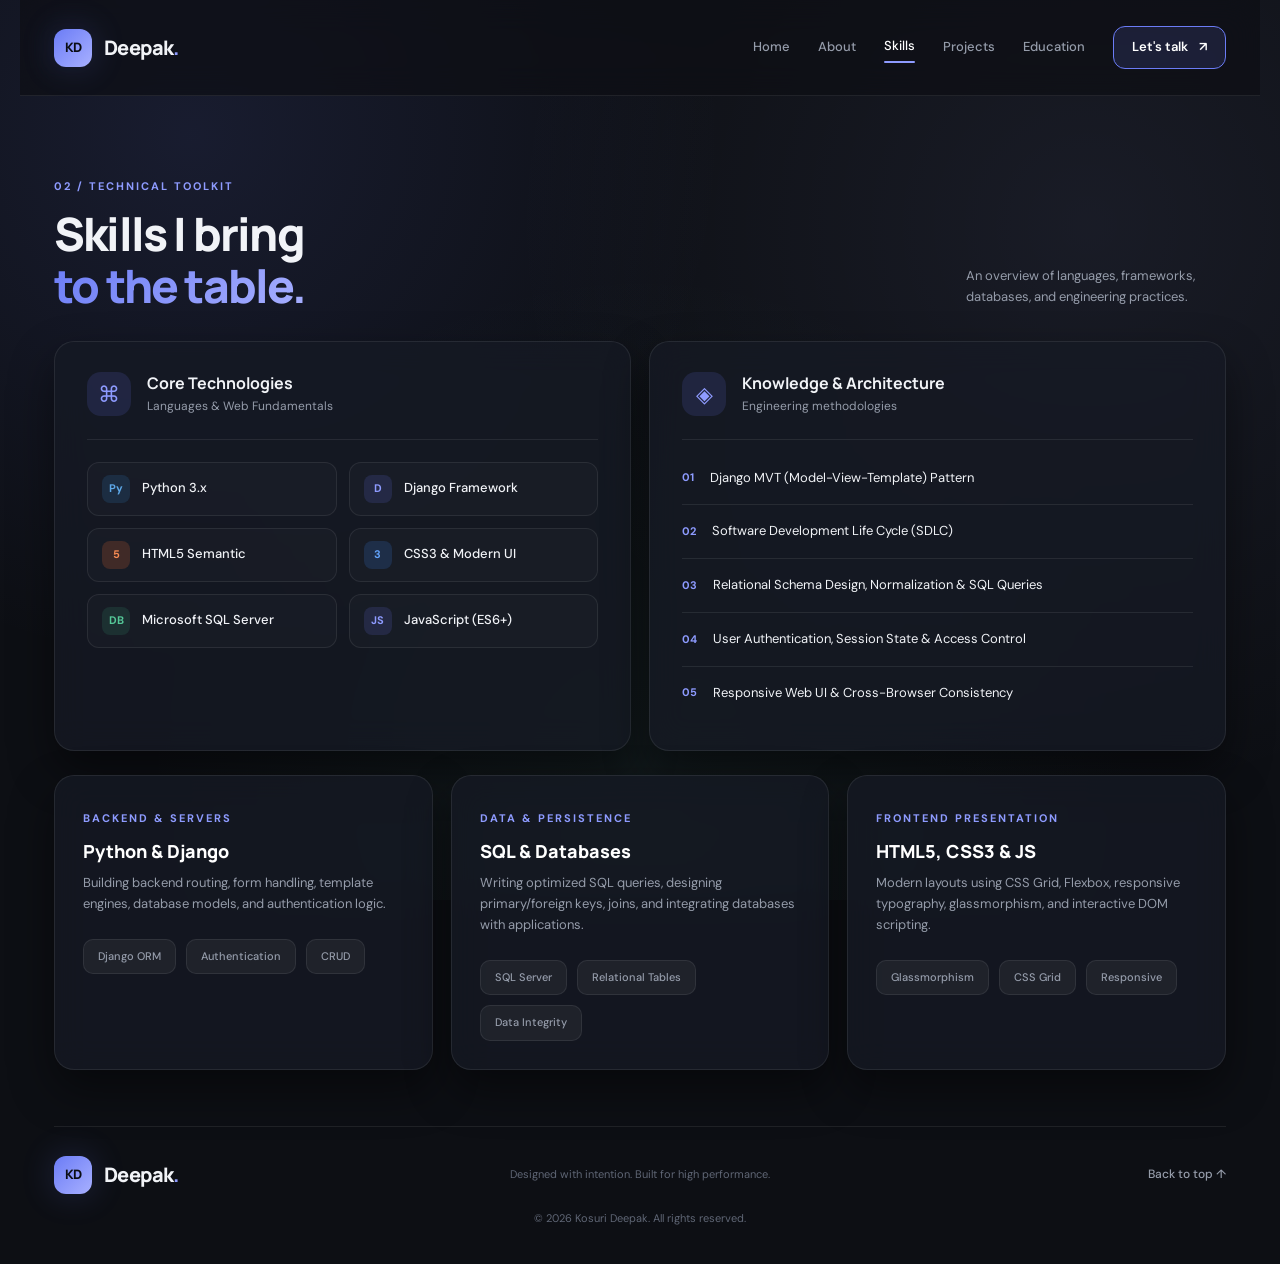
<file: skills.html>
<!DOCTYPE html>
<html lang="en">
<head>
  <meta charset="UTF-8" />
  <meta name="viewport" content="width=device-width, initial-scale=1.0" />
  <meta name="theme-color" content="#0d0f14" />
  <meta name="description" content="Technical Skills & Toolkit — Kosuri Deepak." />
  <title>Skills & Toolkit | Kosuri Deepak</title>
  <link rel="preconnect" href="https://fonts.googleapis.com">
  <link rel="preconnect" href="https://fonts.gstatic.com" crossorigin>
  <link href="https://fonts.googleapis.com/css2?family=DM+Sans:wght@400;500;600;700&family=Manrope:wght@400;500;600;700;800&display=swap" rel="stylesheet">
  <link rel="stylesheet" href="style.css" />
</head>
<body>
  <div class="site-shell">
    <header class="topbar">
      <a class="brand" href="home.html" target="_blank" aria-label="Kosuri Deepak home">
        <span class="brand-mark">KD</span>
        <span>Deepak<span class="brand-dot">.</span></span>
      </a>
      <button class="menu-toggle" id="menuToggle" aria-label="Open navigation" aria-expanded="false">
        <span></span><span></span>
      </button>
      <nav class="nav" id="nav">
        <a href="home.html" target="_blank">Home</a>
        <a href="about.html" target="_blank">About</a>
        <a class="active" href="skills.html" target="_blank">Skills</a>
        <a href="projects.html" target="_blank">Projects</a>
        <a href="education.html" target="_blank">Education</a>
        <a class="nav-cta" href="mailto:kosurideepak9@gmail.com

" target="_blank">Let's talk <span>↗</span></a>
      </nav>
    </header>

    <main>
      <section class="section">
        <div class="section-heading reveal">
          <div>
            <p class="eyebrow">02 / TECHNICAL TOOLKIT</p>
            <h2>Skills I bring<br><span>to the table.</span></h2>
          </div>
          <p class="section-note">An overview of languages, frameworks, databases, and engineering practices.</p>
        </div>

        <div class="skills-layout">
          <!-- Development Stack -->
          <div class="skill-panel card reveal">
            <div class="panel-heading">
              <span class="panel-icon">⌘</span>
              <div>
                <h3>Core Technologies</h3>
                <p>Languages & Web Fundamentals</p>
              </div>
            </div>
            <div class="skill-list">
              <span><b class="skill-symbol python">Py</b> Python 3.x</span>
              <span><b class="skill-symbol">D</b> Django Framework</span>
              <span><b class="skill-symbol html">5</b> HTML5 Semantic</span>
              <span><b class="skill-symbol css">3</b> CSS3 & Modern UI</span>
              <span><b class="skill-symbol sql">DB</b> Microsoft SQL Server</span>
              <span><b class="skill-symbol">JS</b> JavaScript (ES6+)</span>
            </div>
          </div>

          <!-- Conceptual Knowledge -->
          <div class="skill-panel card reveal">
            <div class="panel-heading">
              <span class="panel-icon">◈</span>
              <div>
                <h3>Knowledge & Architecture</h3>
                <p>Engineering methodologies</p>
              </div>
            </div>
            <div class="knowledge-list">
              <div><span>01</span> Django MVT (Model-View-Template) Pattern</div>
              <div><span>02</span> Software Development Life Cycle (SDLC)</div>
              <div><span>03</span> Relational Schema Design, Normalization & SQL Queries</div>
              <div><span>04</span> User Authentication, Session State & Access Control</div>
              <div><span>05</span> Responsive Web UI & Cross-Browser Consistency</div>
            </div>
          </div>
        </div>

        <!-- Competency Breakdown -->
        <div style="display: grid; grid-template-columns: repeat(auto-fit, minmax(280px, 1fr)); gap: 18px; margin-top: 24px;">
          <div class="card reveal" style="padding: 28px;">
            <div class="eyebrow" style="color: var(--accent-light);">BACKEND & SERVERS</div>
            <h3 style="font: 800 18px Manrope; color: #fff; margin: 10px 0;">Python & Django</h3>
            <p style="font-size: 13px; color: var(--muted); margin: 0 0 14px;">Building backend routing, form handling, template engines, database models, and authentication logic.</p>
            <div class="about-tags">
              <span>Django ORM</span>
              <span>Authentication</span>
              <span>CRUD</span>
            </div>
          </div>

          <div class="card reveal" style="padding: 28px;">
            <div class="eyebrow" style="color: var(--accent-light);">DATA & PERSISTENCE</div>
            <h3 style="font: 800 18px Manrope; color: #fff; margin: 10px 0;">SQL & Databases</h3>
            <p style="font-size: 13px; color: var(--muted); margin: 0 0 14px;">Writing optimized SQL queries, designing primary/foreign keys, joins, and integrating databases with applications.</p>
            <div class="about-tags">
              <span>SQL Server</span>
              <span>Relational Tables</span>
              <span>Data Integrity</span>
            </div>
          </div>

          <div class="card reveal" style="padding: 28px;">
            <div class="eyebrow" style="color: var(--accent-light);">FRONTEND PRESENTATION</div>
            <h3 style="font: 800 18px Manrope; color: #fff; margin: 10px 0;">HTML5, CSS3 & JS</h3>
            <p style="font-size: 13px; color: var(--muted); margin: 0 0 14px;">Modern layouts using CSS Grid, Flexbox, responsive typography, glassmorphism, and interactive DOM scripting.</p>
            <div class="about-tags">
              <span>Glassmorphism</span>
              <span>CSS Grid</span>
              <span>Responsive</span>
            </div>
          </div>
        </div>
      </section>
    </main>

    <footer class="footer">
      <a class="brand" href="home.html" target="_blank">
        <span class="brand-mark">KD</span>
        <span>Deepak<span class="brand-dot">.</span></span>
      </a>
      <p>Designed with intention. Built for high performance.</p>
      <a href="home.html" target="_blank" class="back-top">Back to top ↑</a>
      <small>© <span id="year"></span> Kosuri Deepak. All rights reserved.</small>
    </footer>
  </div>
  <script src="script.js"></script>
</body>
</html>
</file>
<file: style.css>
:root {
  --bg: #0d0f14;
  --bg-gradient: radial-gradient(circle at 15% 15%, rgba(107, 124, 246, 0.12) 0%, transparent 40%),
                  radial-gradient(circle at 85% 25%, rgba(168, 176, 255, 0.08) 0%, transparent 45%),
                  radial-gradient(circle at 50% 85%, rgba(99, 201, 165, 0.06) 0%, transparent 50%),
                  #0d0f14;
  --surface: rgba(22, 26, 36, 0.75);
  --surface-hover: rgba(28, 33, 48, 0.85);
  --surface-solid: #161a24;
  --ink: #f1f3f7;
  --muted: #959caa;
  --subtle: #5f6675;
  --line: rgba(255, 255, 255, 0.08);
  --line-strong: rgba(255, 255, 255, 0.16);
  --accent: #6b7cf6;
  --accent-light: #8e9bff;
  --accent-soft: rgba(107, 124, 246, 0.14);
  --accent-gradient: linear-gradient(135deg, #6b7cf6 0%, #a8b0ff 100%);
  --success: #63c9a5;
  --shadow: 0 20px 45px rgba(0, 0, 0, 0.45);
  --shadow-glow: 0 0 35px rgba(107, 124, 246, 0.2);
  --radius: 20px;
}

* {
  box-sizing: border-box;
}

html {
  scroll-behavior: smooth;
  scroll-padding-top: 100px;
}

body {
  margin: 0;
  background: var(--bg-gradient);
  background-attachment: fixed;
  color: var(--ink);
  font-family: "DM Sans", sans-serif;
  line-height: 1.6;
  -webkit-font-smoothing: antialiased;
  min-height: 100vh;
  overflow-x: hidden;
}

/* Scrollbar Styling */
::-webkit-scrollbar {
  width: 8px;
}
::-webkit-scrollbar-track {
  background: #0d0f14;
}
::-webkit-scrollbar-thumb {
  background: #252a38;
  border-radius: 4px;
}
::-webkit-scrollbar-thumb:hover {
  background: var(--accent);
}

.site-shell {
  max-width: 1240px;
  margin: auto;
  padding: 0 34px;
  position: relative;
}

/* Glassmorphism Card Style */
.card {
  background: var(--surface);
  border: 1px solid var(--line);
  border-radius: var(--radius);
  box-shadow: var(--shadow);
  backdrop-filter: blur(16px);
  -webkit-backdrop-filter: blur(16px);
  transition: transform 0.25s cubic-bezier(0.16, 1, 0.3, 1), 
              border-color 0.25s ease, 
              box-shadow 0.25s ease;
}

.card:hover {
  border-color: var(--line-strong);
}

/* Topbar Header */
.topbar {
  height: 96px;
  display: flex;
  align-items: center;
  justify-content: space-between;
  gap: 30px;
  position: sticky;
  top: 0;
  z-index: 100;
  background: rgba(13, 15, 20, 0.7);
  backdrop-filter: blur(16px);
  -webkit-backdrop-filter: blur(16px);
  border-bottom: 1px solid var(--line);
  margin: 0 -34px 20px -34px;
  padding: 0 34px;
}

.brand {
  display: inline-flex;
  align-items: center;
  gap: 12px;
  text-decoration: none;
  color: var(--ink);
  font-family: Manrope, sans-serif;
  font-weight: 800;
  font-size: 20px;
  letter-spacing: -0.6px;
  transition: opacity 0.2s;
}

.brand:hover {
  opacity: 0.9;
}

.brand-mark {
  display: grid;
  place-items: center;
  width: 38px;
  height: 38px;
  background: var(--accent-gradient);
  color: #0b0d13;
  border-radius: 12px;
  font-size: 13px;
  font-weight: 800;
  letter-spacing: -0.5px;
  box-shadow: var(--shadow-glow);
}

.brand-dot {
  color: var(--accent-light);
}

.nav {
  display: flex;
  align-items: center;
  gap: 28px;
}

.nav a {
  font-size: 13px;
  font-weight: 500;
  text-decoration: none;
  color: var(--muted);
  transition: color 0.2s ease, transform 0.2s ease;
  position: relative;
  padding: 6px 0;
}

.nav a:not(.nav-cta):hover,
.nav a.active {
  color: #fff;
  transform: translateY(-1px);
}

.nav a.active::after {
  content: '';
  position: absolute;
  bottom: 0;
  left: 0;
  width: 100%;
  height: 2px;
  background: var(--accent-light);
  border-radius: 2px;
}

.nav .nav-cta {
  padding: 10px 18px;
  border: 1px solid var(--accent);
  background: var(--accent-soft);
  border-radius: 12px;
  color: #fff;
  font-weight: 600;
  transition: all 0.25s ease;
}

.nav .nav-cta:hover {
  background: var(--accent);
  color: #0d0f14;
  box-shadow: var(--shadow-glow);
  transform: translateY(-2px);
}

.nav-cta span {
  margin-left: 8px;
  display: inline-block;
  transition: transform 0.2s;
}

.nav-cta:hover span {
  transform: translate(2px, -2px);
}

.menu-toggle {
  display: none;
}

/* Hero Section */
.hero {
  display: grid;
  grid-template-columns: 1.15fr 0.95fr;
  gap: 20px;
  padding: 24px 0 60px;
}

.hero-intro {
  padding: 52px 48px;
  display: flex;
  flex-direction: column;
  align-items: flex-start;
  position: relative;
  overflow: hidden;
  background: linear-gradient(145deg, rgba(26, 31, 46, 0.85) 0%, rgba(18, 21, 30, 0.75) 100%);
  border: 1px solid rgba(107, 124, 246, 0.2);
}

.hero-intro::before {
  content: '';
  position: absolute;
  top: 0;
  right: 0;
  width: 250px;
  height: 250px;
  background: radial-gradient(circle, rgba(107, 124, 246, 0.15) 0%, transparent 70%);
  pointer-events: none;
}

.eyebrow, .tiny-label {
  font-size: 11px;
  letter-spacing: 2px;
  font-weight: 700;
  color: var(--accent-light);
  margin: 0;
  display: inline-flex;
  align-items: center;
}

.status-dot, .project-status i {
  display: inline-block;
  width: 8px;
  height: 8px;
  border-radius: 50%;
  background: var(--success);
  margin-right: 8px;
  box-shadow: 0 0 0 4px rgba(99, 201, 165, 0.2);
}

.hero h1 {
  font: 800 clamp(44px, 5.2vw, 68px)/1.06 Manrope, sans-serif;
  letter-spacing: -2.8px;
  margin: 22px 0 18px;
}

.hero h1 span, 
.section-heading h2 span, 
.hello-title span, 
.statement-card p span, 
.contact-copy h2 span {
  background: var(--accent-gradient);
  -webkit-background-clip: text;
  -webkit-text-fill-color: transparent;
}

.hero-copy {
  max-width: 440px;
  font-size: 16px;
  color: var(--muted);
  line-height: 1.65;
  margin: 0;
}

.hero-actions {
  display: flex;
  align-items: center;
  gap: 18px;
  margin-top: 36px;
}

.button {
  display: inline-flex;
  align-items: center;
  gap: 12px;
  padding: 13px 22px;
  border-radius: 12px;
  text-decoration: none;
  font-size: 13px;
  font-weight: 700;
  transition: transform 0.2s, box-shadow 0.2s, background 0.2s;
  cursor: pointer;
}

.button-dark {
  background: var(--accent-gradient);
  color: #0d0f14;
  box-shadow: 0 6px 20px rgba(107, 124, 246, 0.3);
}

.button-dark:hover {
  transform: translateY(-2px);
  box-shadow: 0 10px 28px rgba(107, 124, 246, 0.45);
}

.button-secondary {
  background: var(--surface-solid);
  border: 1px solid var(--line-strong);
  color: var(--ink);
}

.button-secondary:hover {
  background: var(--surface-hover);
  border-color: var(--accent);
  transform: translateY(-2px);
}

.text-link {
  font-size: 13px;
  text-decoration: none;
  color: var(--muted);
  font-weight: 600;
  display: inline-flex;
  align-items: center;
  gap: 6px;
  transition: color 0.2s;
}

.text-link:hover {
  color: #fff;
}

.hero-meta {
  display: flex;
  align-items: center;
  gap: 14px;
  margin-top: auto;
  padding-top: 38px;
  color: var(--subtle);
  font-size: 11px;
  font-weight: 500;
}

.meta-line {
  height: 1px;
  width: 24px;
  background: var(--line-strong);
}

/* Hero Side Grid */
.hero-side {
  display: grid;
  grid-template-columns: 1fr 1fr;
  grid-template-rows: auto auto auto;
  gap: 16px;
}

.hello-card {
  grid-column: 1 / 3;
  position: relative;
  padding: 30px 32px;
  min-height: 200px;
  overflow: hidden;
}

.card-topline {
  display: flex;
  justify-content: space-between;
  align-items: center;
}

.sparkle {
  font-size: 24px;
  color: var(--accent-light);
  animation: pulseSparkle 3s infinite ease-in-out;
}

@keyframes pulseSparkle {
  0%, 100% { transform: scale(1) rotate(0deg); opacity: 0.8; }
  50% { transform: scale(1.15) rotate(45deg); opacity: 1; }
}

.hello-title {
  font: 800 28px/1.2 Manrope, sans-serif;
  letter-spacing: -1px;
  margin: 18px 0 10px;
}

.muted {
  color: var(--muted);
  font-size: 13px;
  max-width: 420px;
  margin: 0;
  line-height: 1.6;
}

.round-link {
  display: grid;
  place-items: center;
  flex-shrink: 0;
  width: 36px;
  height: 36px;
  border-radius: 50%;
  background: rgba(255, 255, 255, 0.08);
  border: 1px solid var(--line);
  color: #fff;
  text-decoration: none;
  font-size: 16px;
  transition: transform 0.25s ease, background 0.25s ease, border-color 0.25s;
}

.round-link:hover {
  transform: rotate(45deg) scale(1.08);
  background: var(--accent);
  color: #0d0f14;
  border-color: var(--accent);
}

.hello-card > .round-link {
  position: absolute;
  right: 28px;
  bottom: 24px;
}

.quick-card {
  padding: 22px;
  display: flex;
  flex-direction: column;
  justify-content: space-between;
  min-height: 140px;
  text-decoration: none;
  color: var(--ink);
  position: relative;
}

.quick-card:hover {
  transform: translateY(-4px);
  border-color: var(--accent);
  box-shadow: 0 12px 30px rgba(107, 124, 246, 0.15);
}

.quick-icon {
  font-size: 24px;
  font-weight: 700;
  color: var(--accent-light);
  width: 40px;
  height: 40px;
  border-radius: 10px;
  background: var(--accent-soft);
  display: grid;
  place-items: center;
}

.quick-caption {
  font-size: 12px;
  font-weight: 600;
  color: var(--muted);
  margin-top: 14px;
}

.quick-arrow {
  position: absolute;
  right: 20px;
  top: 20px;
  font-size: 16px;
  color: var(--subtle);
  transition: transform 0.2s, color 0.2s;
}

.quick-card:hover .quick-arrow {
  color: var(--accent-light);
  transform: translate(2px, -2px);
}

.statement-card {
  position: relative;
  grid-column: 1 / 3;
  min-height: 120px;
  padding: 22px 28px;
  overflow: hidden;
  background: linear-gradient(135deg, rgba(22, 26, 36, 0.9), rgba(35, 42, 60, 0.7));
}

.statement-card p {
  font: 800 22px/1.2 Manrope, sans-serif;
  letter-spacing: -0.8px;
  margin: 10px 0 0;
}

.statement-orbit {
  position: absolute;
  right: 28px;
  top: 14px;
  font-size: 72px;
  color: rgba(107, 124, 246, 0.1);
  pointer-events: none;
}

/* Sections */
.section {
  padding: 56px 0 36px;
}

.section-heading {
  display: flex;
  justify-content: space-between;
  align-items: flex-end;
  gap: 25px;
  margin-bottom: 28px;
}

.section-heading h2 {
  font: 800 clamp(32px, 4.2vw, 46px)/1.15 Manrope, sans-serif;
  letter-spacing: -1.8px;
  margin: 10px 0 0;
}

.section-note {
  max-width: 260px;
  color: var(--muted);
  font-size: 13px;
  margin: 0 0 6px;
}

/* About Grid */
.about-grid {
  display: grid;
  grid-template-columns: 1.15fr 0.85fr;
  gap: 18px;
}

.about-copy {
  padding: 34px 36px;
}

.about-copy p {
  font-size: 14px;
  color: var(--muted);
  max-width: 600px;
  margin: 0 0 16px;
  line-height: 1.7;
}

.about-tags, .project-tags, .cert-tags {
  display: flex;
  flex-wrap: wrap;
  gap: 10px;
  margin-top: 24px;
}

.about-tags span, .project-tags span, .cert-tags span {
  background: rgba(255, 255, 255, 0.05);
  border: 1px solid var(--line);
  padding: 8px 14px;
  border-radius: 10px;
  font-size: 11px;
  font-weight: 500;
  color: var(--muted);
  transition: border-color 0.2s, color 0.2s;
}

.about-tags span:hover, .project-tags span:hover, .cert-tags span:hover {
  border-color: var(--accent);
  color: #fff;
}

.facts-card {
  padding: 16px 28px;
}

.fact {
  display: flex;
  align-items: center;
  gap: 18px;
  padding: 20px 0;
  border-bottom: 1px solid var(--line);
}

.fact:last-child {
  border: 0;
}

.fact-number {
  font: 700 12px Manrope;
  color: var(--accent-light);
  background: var(--accent-soft);
  border-radius: 10px;
  padding: 10px 12px;
}

.fact strong {
  font-size: 13px;
  color: var(--ink);
}

.fact p {
  margin: 4px 0 0;
  font-size: 12px;
  color: var(--muted);
}

/* Skills Layout */
.skills-layout {
  display: grid;
  grid-template-columns: 1fr 1fr;
  gap: 18px;
}

.skill-panel {
  padding: 30px 32px;
}

.panel-heading {
  display: flex;
  align-items: center;
  gap: 16px;
  padding-bottom: 22px;
  border-bottom: 1px solid var(--line);
}

.panel-icon {
  display: grid;
  place-items: center;
  width: 44px;
  height: 44px;
  background: var(--accent-soft);
  color: var(--accent-light);
  border-radius: 14px;
  font-size: 22px;
}

.panel-heading h3 {
  margin: 0;
  font: 700 16px Manrope;
  color: var(--ink);
}

.panel-heading p {
  margin: 3px 0 0;
  color: var(--muted);
  font-size: 12px;
}

.skill-list {
  display: grid;
  grid-template-columns: 1fr 1fr;
  gap: 12px;
  margin-top: 22px;
}

.skill-list span {
  display: flex;
  align-items: center;
  gap: 12px;
  padding: 12px 14px;
  border: 1px solid var(--line);
  background: rgba(255, 255, 255, 0.02);
  border-radius: 12px;
  font-size: 13px;
  font-weight: 500;
  color: var(--ink);
  transition: all 0.2s ease;
}

.skill-list span:hover {
  background: rgba(255, 255, 255, 0.06);
  border-color: var(--accent);
  transform: translateY(-2px);
}

.skill-symbol {
  width: 28px;
  height: 28px;
  display: grid;
  place-items: center;
  border-radius: 8px;
  background: rgba(107, 124, 246, 0.15);
  color: var(--accent-light);
  font-size: 11px;
  font-weight: 700;
}

.skill-symbol.python {
  background: rgba(44, 118, 183, 0.2);
  color: #5ea8e8;
}

.skill-symbol.html {
  background: rgba(223, 106, 52, 0.2);
  color: #f78b54;
}

.skill-symbol.css {
  background: rgba(54, 121, 215, 0.2);
  color: #63a4fc;
}

.skill-symbol.sql {
  background: rgba(52, 135, 103, 0.2);
  color: #55c898;
}

.knowledge-list {
  padding-top: 12px;
}

.knowledge-list div {
  display: flex;
  gap: 16px;
  align-items: center;
  padding: 16px 0;
  border-bottom: 1px solid var(--line);
  font-size: 13px;
  color: var(--ink);
}

.knowledge-list div:last-child {
  border: 0;
}

.knowledge-list span {
  font-size: 11px;
  color: var(--accent-light);
  font-weight: 700;
}

/* Projects Card */
.project-card {
  display: grid;
  grid-template-columns: 1.05fr 0.95fr;
  overflow: hidden;
}

.project-preview {
  background: #11141c;
  padding: 24px;
  min-height: 340px;
  display: flex;
  flex-direction: column;
  border-right: 1px solid var(--line);
}

.browser-bar {
  height: 32px;
  background: #1a1e2a;
  border: 1px solid var(--line-strong);
  border-radius: 10px 10px 0 0;
  display: flex;
  align-items: center;
  gap: 6px;
  padding: 0 12px;
}

.browser-bar > span {
  width: 7px;
  height: 7px;
  border-radius: 50%;
  background: #3e4454;
}

.browser-bar div {
  margin: auto;
  font-size: 9px;
  color: #8c93a4;
  letter-spacing: 0.5px;
}

.bank-ui {
  flex: 1;
  background: #171b26;
  border: 1px solid var(--line-strong);
  border-top: 0;
  border-radius: 0 0 10px 10px;
  display: grid;
  grid-template-columns: 110px 1fr;
  overflow: hidden;
  min-height: 270px;
}

.bank-ui aside {
  background: #12151e;
  padding: 18px 12px;
  border-right: 1px solid var(--line);
  position: relative;
}

.bank-logo {
  font: 800 11px Manrope;
  margin-bottom: 24px;
  color: #fff;
}

.bank-logo span {
  color: var(--accent-light);
}

.bank-nav {
  font-size: 9px;
  color: var(--muted);
  padding: 8px 8px;
  margin-bottom: 4px;
  border-radius: 6px;
}

.bank-nav.active {
  background: var(--accent-soft);
  color: var(--accent-light);
  font-weight: 600;
}

.bank-help {
  position: absolute;
  bottom: 16px;
  font-size: 8px;
  line-height: 1.5;
  color: var(--subtle);
}

.bank-content {
  padding: 20px 22px;
}

.bank-greeting {
  font: 800 16px Manrope;
  letter-spacing: -0.5px;
  color: #fff;
}

.bank-greeting span {
  color: var(--accent-light);
}

.bank-sub {
  font-size: 9px;
  color: var(--muted);
  margin-top: 3px;
}

.balance-card {
  margin-top: 16px;
  border-radius: 10px;
  background: linear-gradient(135deg, #22293d, #1a1e2b);
  border: 1px solid rgba(107, 124, 246, 0.2);
  color: white;
  padding: 16px;
}

.balance-card small, .bank-stats small {
  display: block;
  font-size: 7px;
  letter-spacing: 1px;
  color: var(--muted);
}

.balance-card strong {
  display: block;
  font: 700 20px Manrope;
  margin: 6px 0;
  letter-spacing: 2px;
}

.balance-foot {
  font-size: 8px;
  color: var(--accent-light);
}

.bank-stats {
  display: grid;
  grid-template-columns: 1fr 1fr;
  gap: 10px;
  margin-top: 12px;
}

.bank-stats > div {
  padding: 10px;
  background: rgba(255, 255, 255, 0.02);
  border: 1px solid var(--line);
  border-radius: 8px;
}

.bank-stats b {
  font-size: 9px;
  display: block;
  margin-top: 4px;
  color: #fff;
}

.activity-title {
  font: 700 11px Manrope;
  margin: 16px 0 8px;
  color: #fff;
}

.activity-row {
  display: flex;
  align-items: center;
  gap: 8px;
  border-top: 1px solid var(--line);
  padding-top: 9px;
  font-size: 8px;
  color: var(--muted);
}

.activity-row i {
  width: 18px;
  height: 18px;
  border-radius: 6px;
  background: var(--accent-soft);
}

.activity-row b {
  margin-left: auto;
  color: var(--accent-light);
}

.project-info {
  padding: 36px 38px;
  display: flex;
  flex-direction: column;
  align-items: flex-start;
}

.project-number {
  font-size: 10px;
  letter-spacing: 1.5px;
  font-weight: 700;
  color: var(--subtle);
}

.project-number span {
  color: var(--accent-light);
  margin-left: 12px;
}

.project-info h3 {
  font: 800 28px/1.2 Manrope;
  letter-spacing: -1px;
  margin: 18px 0 12px;
  color: #fff;
}

.project-info > p {
  font-size: 14px;
  color: var(--muted);
  margin: 0;
  max-width: 420px;
  line-height: 1.65;
}

.project-bottom {
  display: flex;
  align-items: center;
  justify-content: space-between;
  gap: 15px;
  width: 100%;
  margin-top: auto;
  padding-top: 30px;
}

.project-status {
  font-size: 11px;
  color: var(--muted);
}

.project-disclaimer, .fine-print {
  font-size: 11px;
  color: var(--subtle);
  margin: 14px 4px 0;
}

/* Timeline & Education */
.timeline {
  display: grid;
  gap: 14px;
}

.timeline-item {
  padding: 26px 30px;
  display: grid;
  grid-template-columns: 140px 1fr auto;
  align-items: center;
  gap: 24px;
}

.timeline-year {
  font: 700 13px Manrope;
  color: var(--accent-light);
}

.timeline-main h3 {
  font: 700 16px Manrope;
  margin: 0 0 6px;
  color: #fff;
}

.timeline-main p {
  font-size: 13px;
  margin: 0;
  color: var(--muted);
}

.timeline-main span {
  font-size: 11px;
  color: var(--subtle);
}

.timeline-badge {
  font-size: 10px;
  font-weight: 600;
  background: rgba(99, 201, 165, 0.15);
  color: var(--success);
  border: 1px solid rgba(99, 201, 165, 0.25);
  padding: 6px 12px;
  border-radius: 10px;
}

.training-card {
  display: flex;
  gap: 20px;
  padding: 28px 32px;
  margin-top: 16px;
}

.training-icon {
  width: 48px;
  height: 48px;
  border-radius: 14px;
  background: var(--accent-soft);
  display: grid;
  place-items: center;
  color: var(--accent-light);
  font-size: 24px;
  flex-shrink: 0;
}

.training-card h3 {
  font: 700 16px Manrope;
  margin: 8px 0 4px;
  color: #fff;
}

.training-card p:not(.tiny-label) {
  font-size: 13px;
  color: var(--muted);
  margin: 0;
}

/* Contact Section */
.contact-section {
  margin: 70px 0 40px;
  padding: 44px 48px;
  background: linear-gradient(135deg, #181c28 0%, #10131b 100%);
  border: 1px solid rgba(107, 124, 246, 0.25);
  display: grid;
  grid-template-columns: 1fr 0.9fr;
  gap: 50px;
  overflow: hidden;
  position: relative;
}

.contact-section::before {
  content: "";
  position: absolute;
  width: 320px;
  height: 320px;
  border-radius: 50%;
  background: radial-gradient(circle, rgba(107, 124, 246, 0.12) 0%, transparent 70%);
  right: 10%;
  top: -80px;
  pointer-events: none;
}

.contact-copy, .contact-details {
  position: relative;
  z-index: 1;
}

.contact-copy h2 {
  font: 800 clamp(32px, 4vw, 44px)/1.15 Manrope;
  letter-spacing: -1.6px;
  margin: 16px 0;
}

.contact-copy > p:not(.eyebrow) {
  font-size: 14px;
  color: var(--muted);
  max-width: 400px;
  margin-bottom: 28px;
  line-height: 1.65;
}

.contact-details {
  align-self: center;
}

.contact-details a {
  display: grid;
  grid-template-columns: 80px 1fr 24px;
  gap: 16px;
  align-items: center;
  padding: 20px 0;
  border-bottom: 1px solid var(--line);
  text-decoration: none;
  color: white;
  transition: transform 0.2s, color 0.2s;
}

.contact-details a:hover {
  transform: translateX(4px);
  color: var(--accent-light);
}

.contact-details a:last-child {
  border: 0;
}

.contact-details span {
  font-size: 11px;
  color: var(--subtle);
  font-weight: 500;
}

.contact-details strong {
  font-size: 13px;
  font-weight: 600;
  overflow-wrap: anywhere;
}

.contact-details b {
  font-weight: 400;
  color: var(--accent-light);
  font-size: 16px;
}

/* Footer */
.footer {
  display: grid;
  grid-template-columns: 1fr 1fr 1fr;
  align-items: center;
  gap: 16px;
  padding: 28px 0 36px;
  border-top: 1px solid var(--line);
  margin-top: 20px;
}

.footer p {
  font-size: 11px;
  color: var(--subtle);
  text-align: center;
}

.footer small {
  grid-column: 1 / -1;
  text-align: center;
  font-size: 11px;
  color: var(--subtle);
}

.back-top {
  justify-self: end;
  font-size: 12px;
  font-weight: 500;
  color: var(--muted);
  text-decoration: none;
  transition: color 0.2s, transform 0.2s;
}

.back-top:hover {
  color: #fff;
  transform: translateY(-2px);
}

/* Scroll reveal animations */
.reveal {
  opacity: 0;
  transform: translateY(22px);
  transition: opacity 0.65s cubic-bezier(0.16, 1, 0.3, 1), transform 0.65s cubic-bezier(0.16, 1, 0.3, 1);
}

.reveal.visible {
  opacity: 1;
  transform: translateY(0);
}

/* Responsive Styles */
@media (max-width: 900px) {
  .hero {
    grid-template-columns: 1fr;
  }
  .about-grid, .skills-layout, .project-card {
    grid-template-columns: 1fr;
  }
  .project-preview {
    border-right: none;
    border-bottom: 1px solid var(--line);
  }
}

@media (max-width: 768px) {
  .site-shell {
    padding: 0 20px;
  }
  .topbar {
    height: 76px;
    margin: 0 -20px 16px -20px;
    padding: 0 20px;
  }
  .menu-toggle {
    display: flex;
    width: 42px;
    height: 42px;
    flex-direction: column;
    justify-content: center;
    align-items: center;
    gap: 6px;
    background: var(--surface-solid);
    border: 1px solid var(--line-strong);
    border-radius: 12px;
    cursor: pointer;
  }
  .menu-toggle span {
    width: 18px;
    height: 2px;
    background: #fff;
    border-radius: 2px;
  }
  .nav {
    display: none;
    position: absolute;
    z-index: 100;
    top: 76px;
    left: 20px;
    right: 20px;
    padding: 20px;
    background: #161a24;
    border: 1px solid var(--line-strong);
    border-radius: 16px;
    box-shadow: var(--shadow);
    flex-direction: column;
    align-items: stretch;
    gap: 8px;
  }
  .nav.open {
    display: flex;
  }
  .nav a {
    padding: 10px 12px;
  }
  .nav .nav-cta {
    margin-top: 10px;
    text-align: center;
  }
  .hero-intro {
    padding: 36px 24px;
  }
  .hero-side {
    grid-template-columns: 1fr;
  }
  .hello-card, .statement-card {
    grid-column: 1 / -1;
  }
  .contact-section {
    grid-template-columns: 1fr;
    padding: 32px 24px;
    gap: 32px;
  }
  .timeline-item {
    grid-template-columns: 1fr auto;
    gap: 12px;
    padding: 20px;
  }
  .timeline-year {
    grid-column: 1 / -1;
  }
  .footer {
    grid-template-columns: 1fr;
    text-align: center;
    gap: 12px;
  }
  .back-top {
    justify-self: center;
  }
}
</file>
